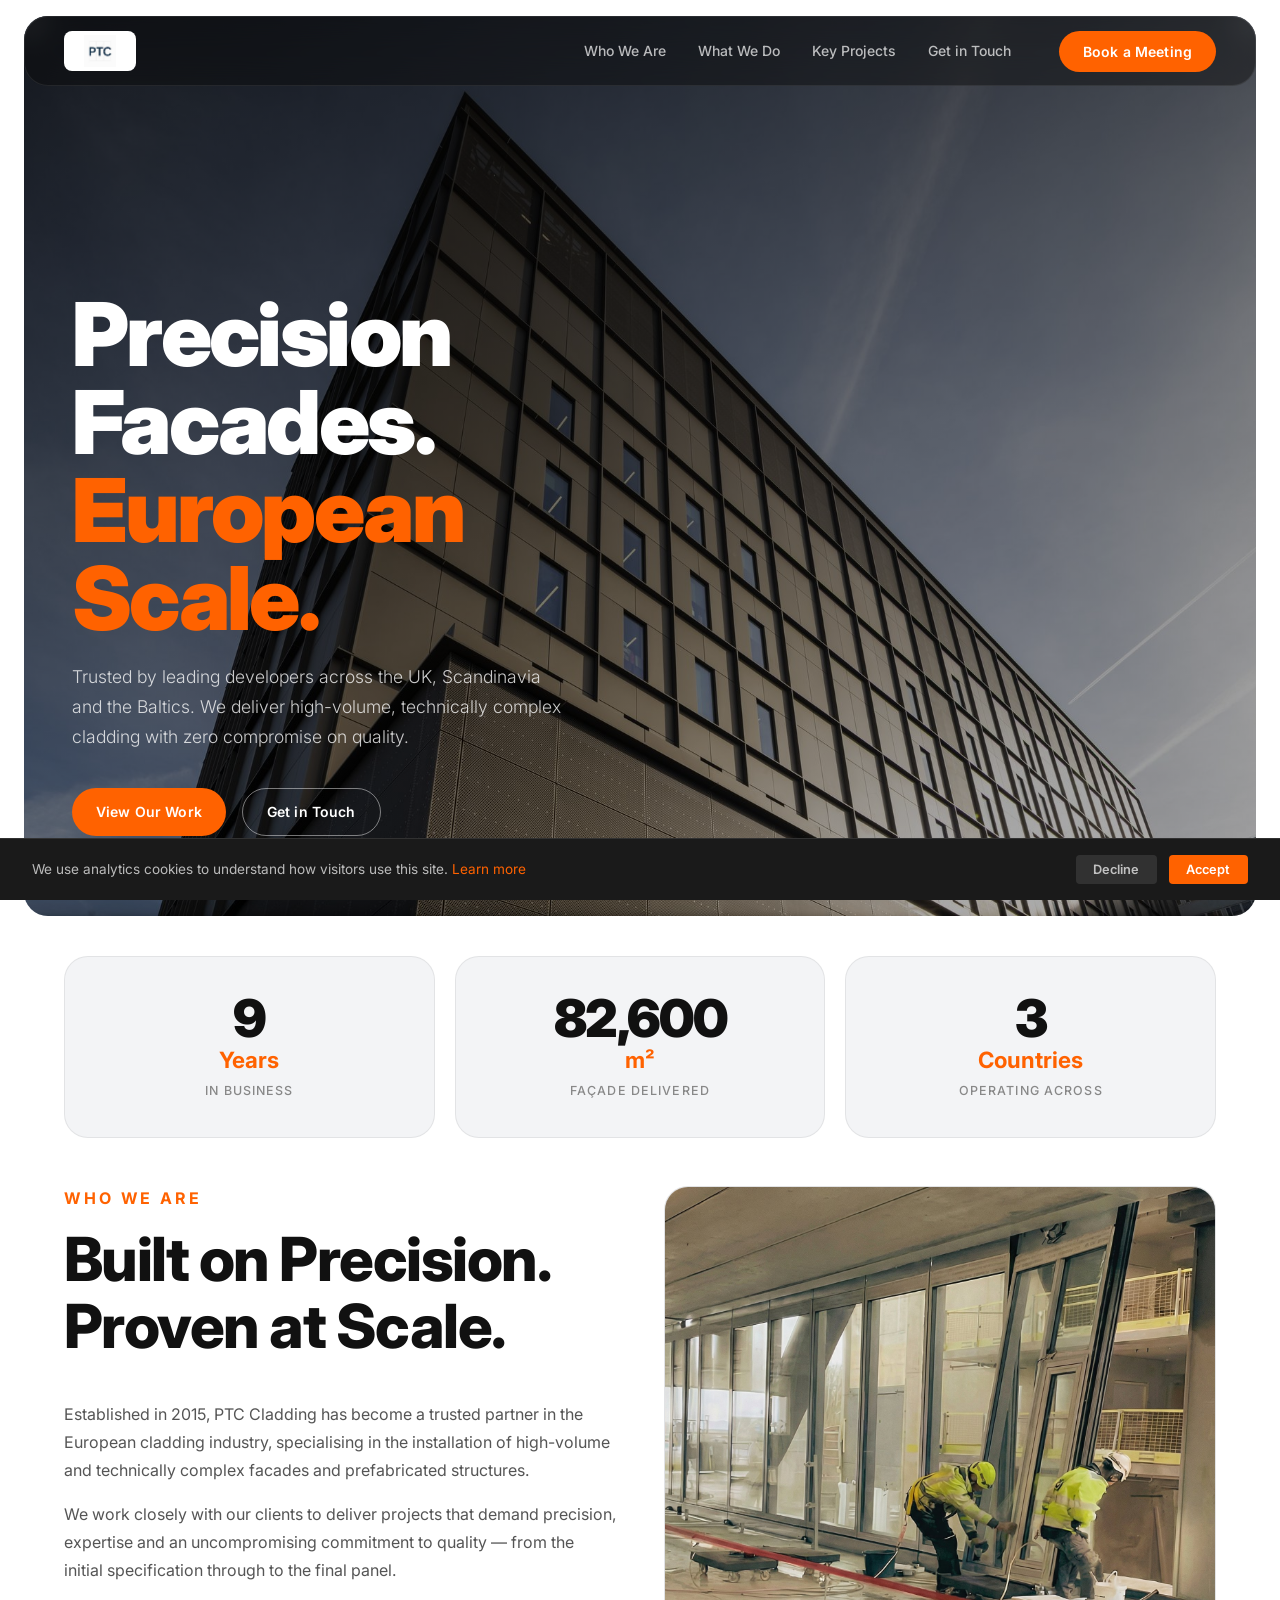
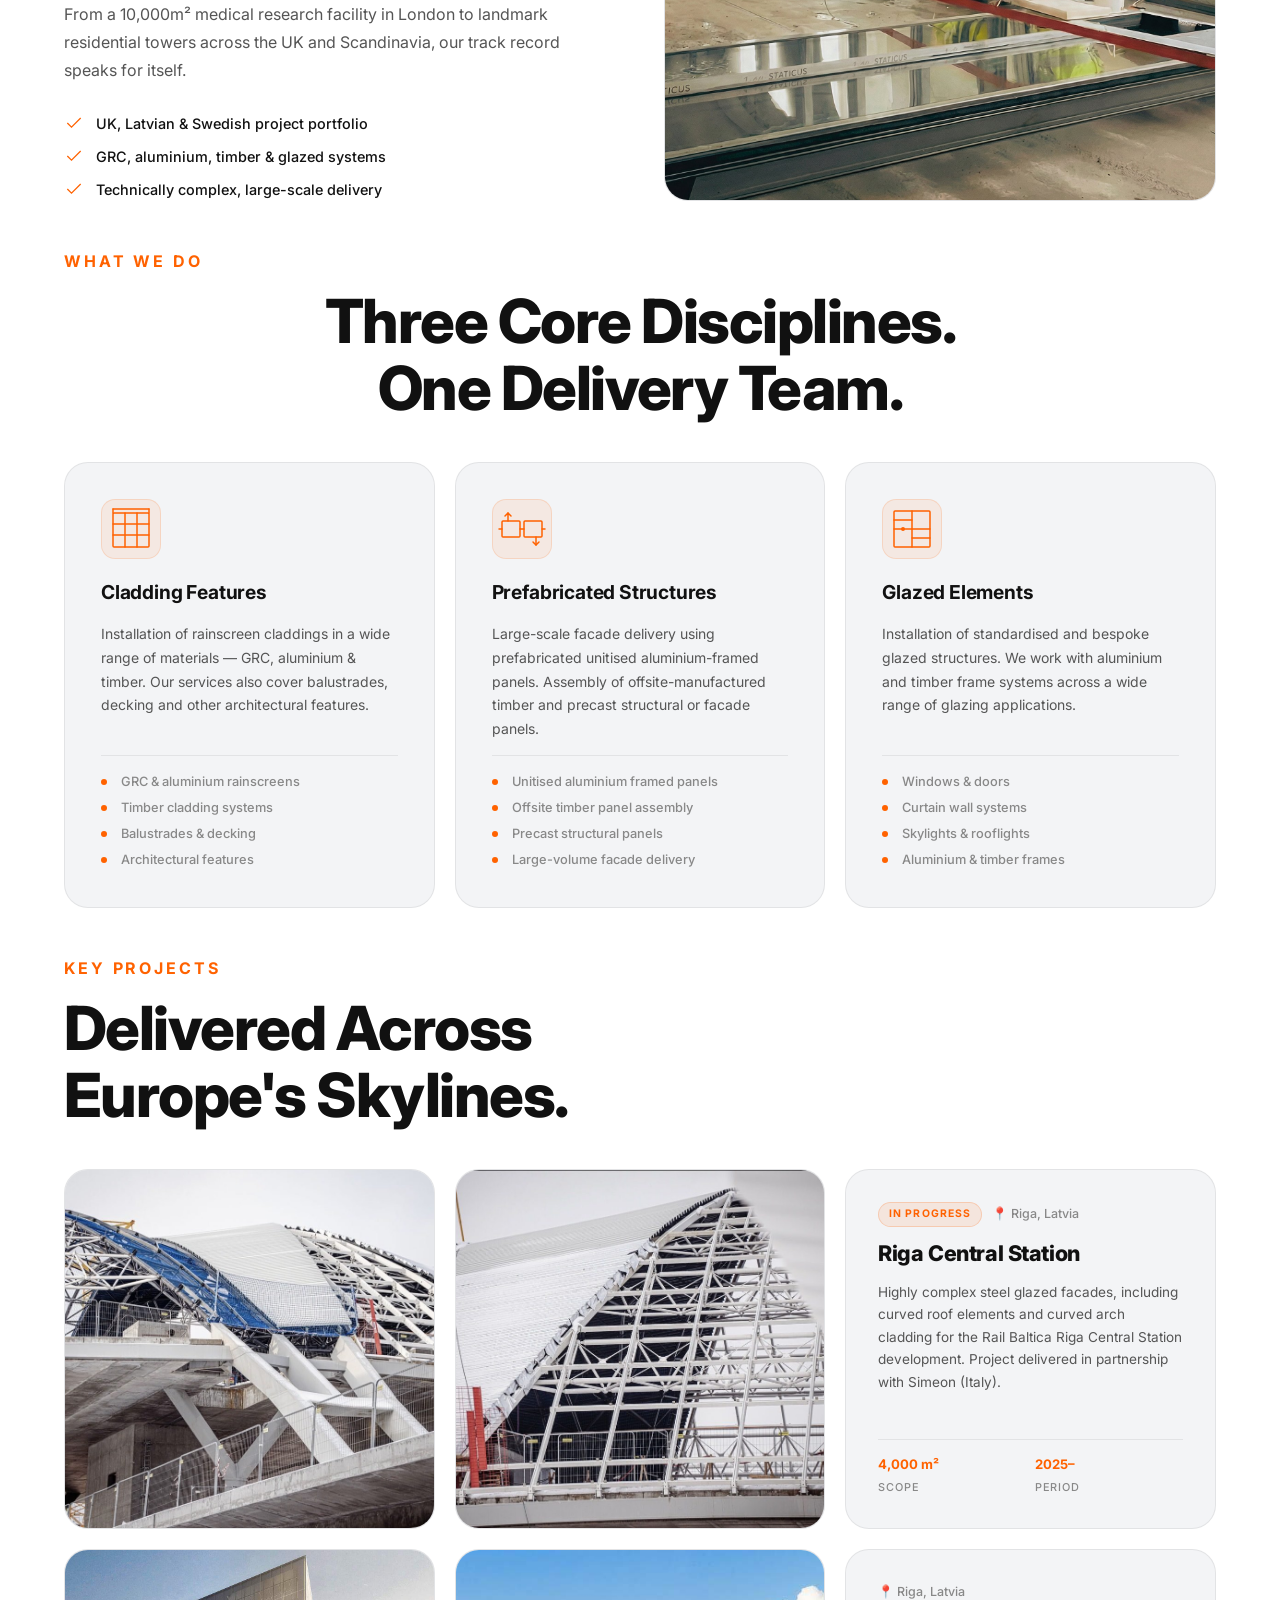
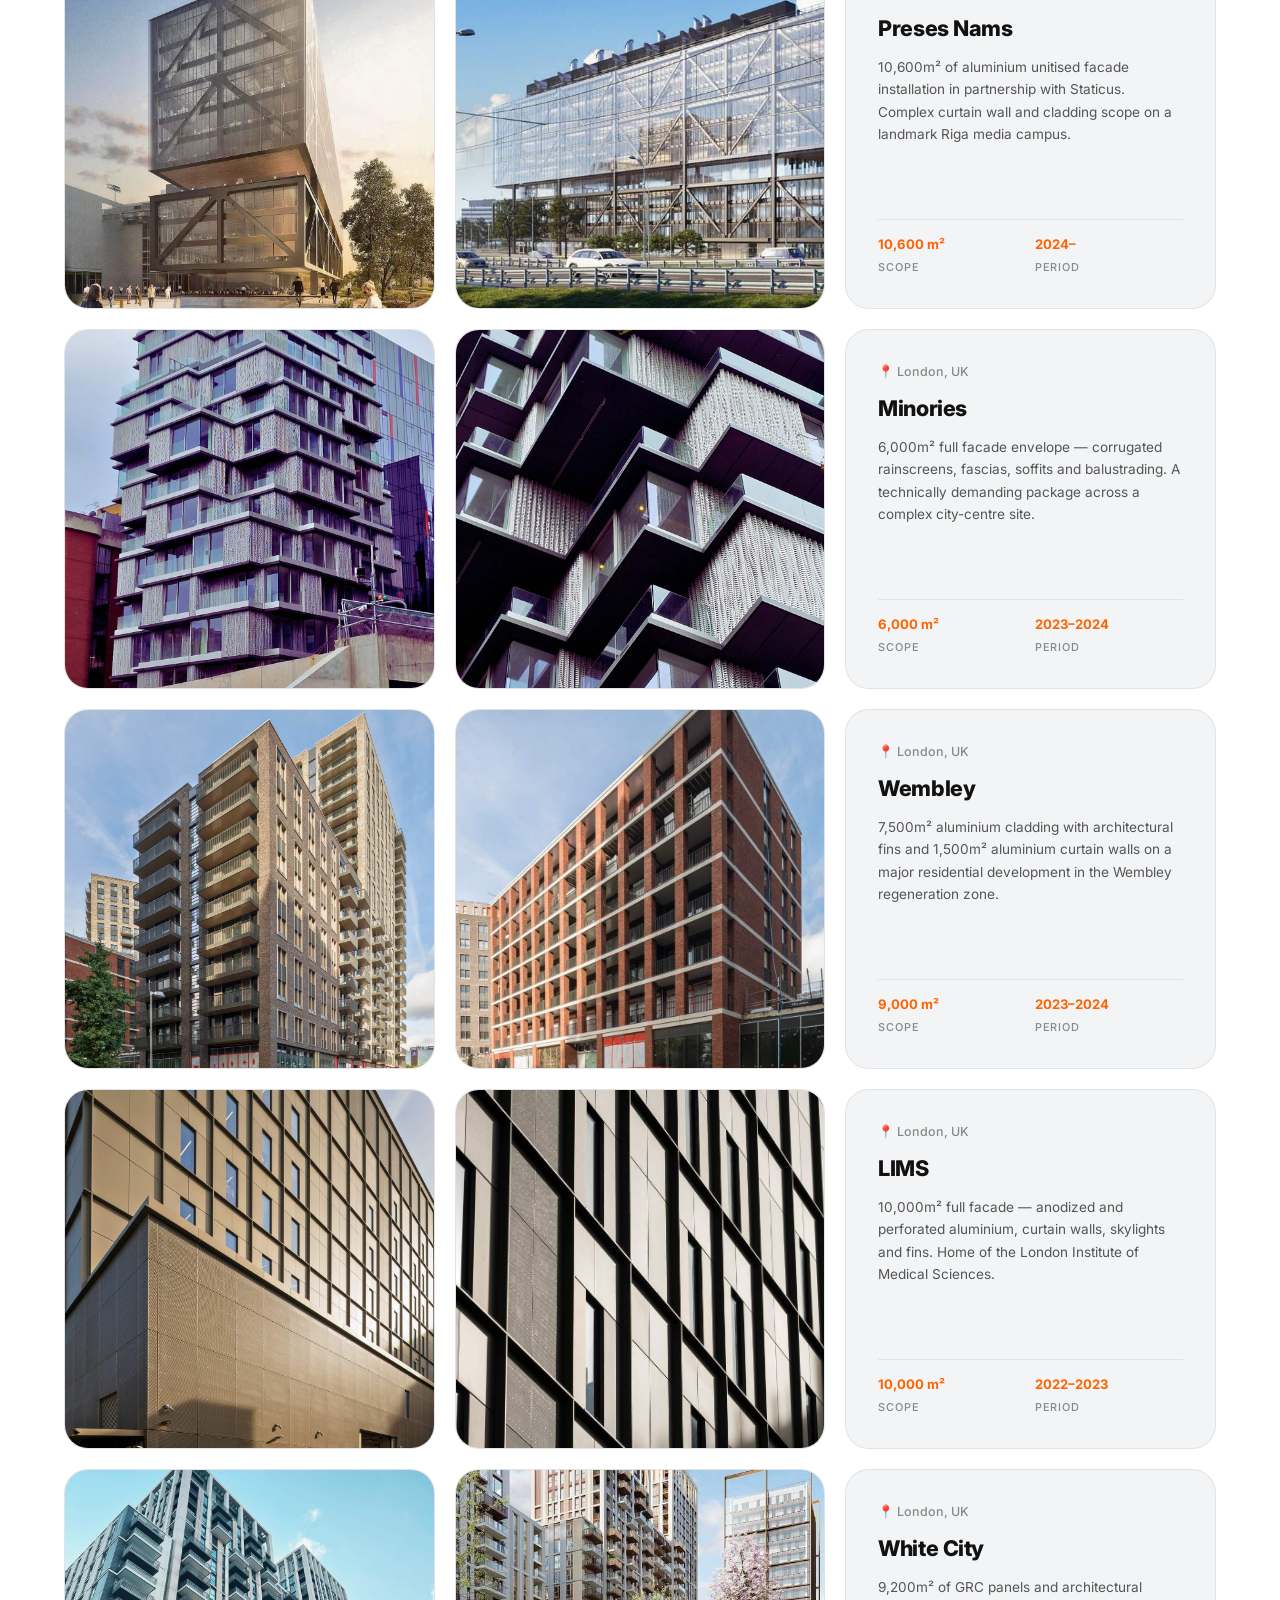
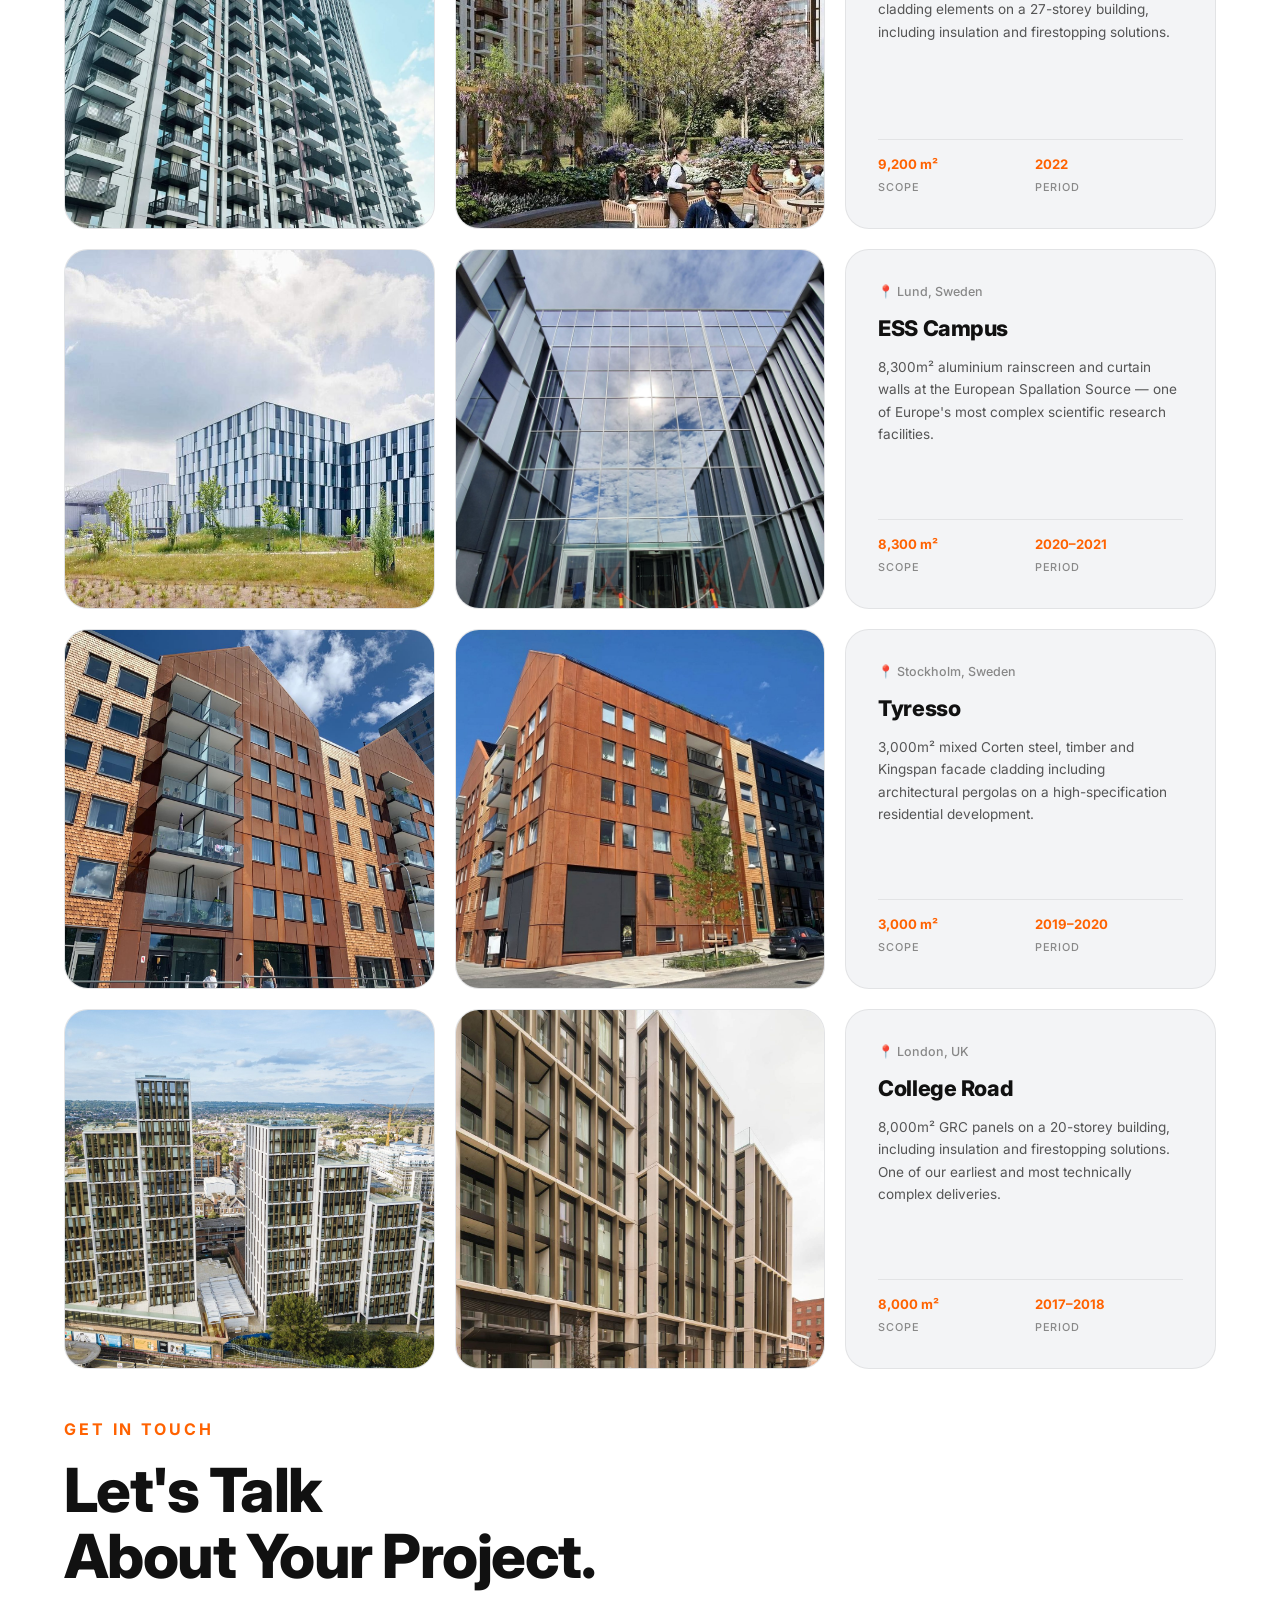
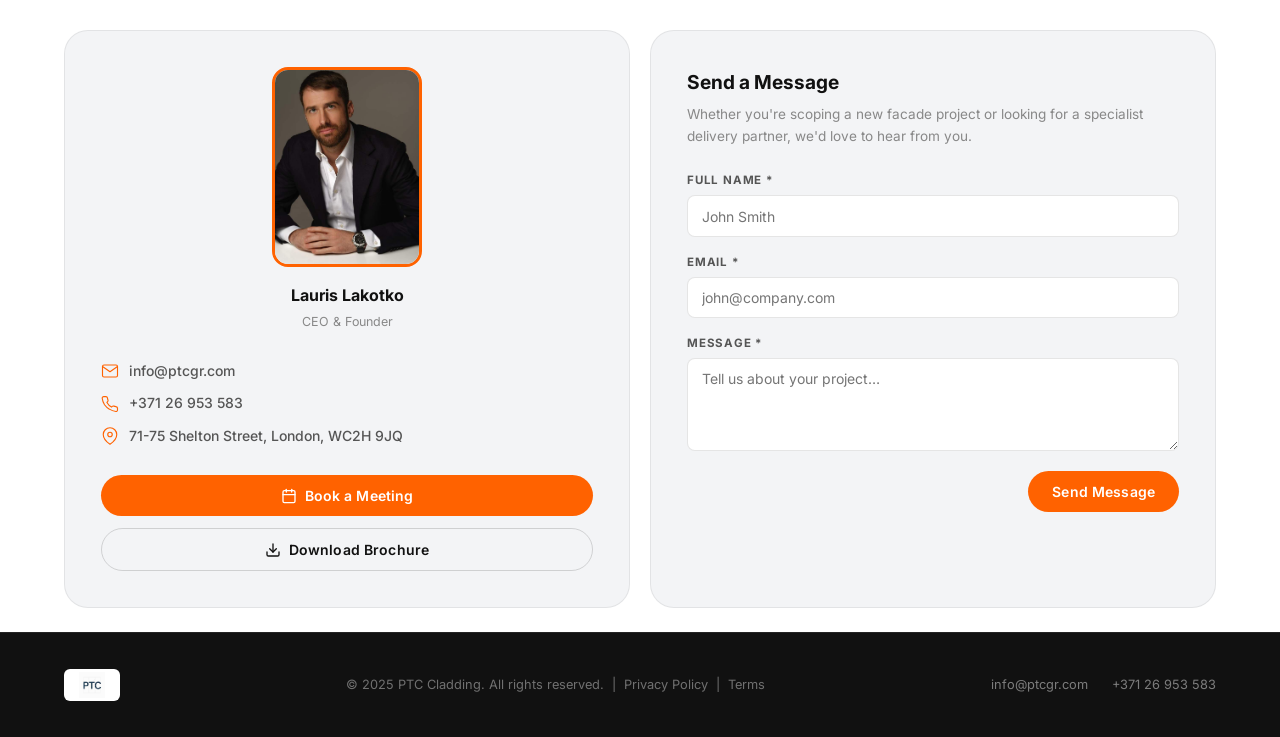
<file: static/index.html>
<!DOCTYPE html>
<html lang="en">
<head>
  <meta charset="UTF-8" />
  <meta name="viewport" content="width=device-width, initial-scale=1.0" />
  <!-- Google tag (gtag.js) — consent mode -->
  <script>
    window.dataLayer = window.dataLayer || [];
    function gtag(){dataLayer.push(arguments);}
    // Default: deny analytics until consent given
    gtag('consent', 'default', { analytics_storage: 'denied' });
  </script>
  <script async src="https://www.googletagmanager.com/gtag/js?id=G-EL7CCMQPNZ"></script>
  <script>
    gtag('js', new Date());
    gtag('config', 'G-EL7CCMQPNZ');
  </script>
  <title>PTC Cladding — Precision Facades, European Scale</title>
  <meta name="description" content="Trusted cladding specialist delivering high-volume, technically complex facades across the UK, Scandinavia and the Baltics since 2015." />

  <!-- Favicon -->
  <link rel="icon" type="image/x-icon" href="/favicon.ico" />
  <link rel="icon" type="image/png" sizes="32x32" href="/favicon.ico" />
  <link rel="apple-touch-icon" sizes="180x180" href="/apple-touch-icon.png" />

  <!-- Open Graph / Social Preview -->
  <meta property="og:type" content="website" />
  <meta property="og:url" content="https://ptcgr.com/" />
  <meta property="og:title" content="PTC Cladding — Precision Facades, European Scale" />
  <meta property="og:description" content="Trusted cladding specialist delivering high-volume, technically complex facades across the UK, Scandinavia and the Baltics since 2015." />
  <meta property="og:image" content="https://ptcgr.com/assets/images/hero.jpg" />
  <meta name="twitter:card" content="summary_large_image" />
  <meta name="twitter:title" content="PTC Cladding — Precision Facades, European Scale" />
  <meta name="twitter:description" content="Trusted cladding specialist delivering high-volume, technically complex facades across the UK, Scandinavia and the Baltics since 2015." />
  <meta name="twitter:image" content="https://ptcgr.com/assets/images/hero.jpg" />

  <!-- Schema.org Structured Data -->
  <script type="application/ld+json">
  {
    "@context": "https://schema.org",
    "@type": "GeneralContractor",
    "name": "PTC Cladding",
    "url": "https://ptcgr.com",
    "logo": "https://ptcgr.com/assets/logo/ptc-stacked-dark.svg",
    "description": "Trusted cladding specialist delivering high-volume, technically complex facades across the UK, Scandinavia and the Baltics since 2015.",
    "foundingDate": "2015",
    "areaServed": ["United Kingdom", "Scandinavia", "Latvia", "Baltics"],
    "serviceType": ["Cladding Installation", "Facade Renovation", "Rainscreen Cladding"],
    "contactPoint": {
      "@type": "ContactPoint",
      "telephone": "+37126953583",
      "email": "info@ptcgr.com",
      "contactType": "sales"
    }
  }
  </script>
  <link rel="preconnect" href="https://fonts.googleapis.com" />
  <link rel="preconnect" href="https://fonts.gstatic.com" crossorigin />
  <link href="https://fonts.googleapis.com/css2?family=Inter:wght@300;400;500;600;700;800;900&display=swap" rel="stylesheet" />
  <link rel="stylesheet" href="css/style.css?v=7" />
</head>
<body>

  <!-- ═══════════════════════════════════════════════════════════ NAV -->
  <nav class="nav" id="nav">
    <div class="nav__inner">
      <a href="#hero" class="nav__logo">
        <img src="assets/images/img-000.jpg" alt="PTC Cladding" />
      </a>
      <ul class="nav__links">
        <li><a href="#about">Who We Are</a></li>
        <li><a href="#services">What We Do</a></li>
        <li><a href="#projects">Key Projects</a></li>
        <li><a href="#contact">Get in Touch</a></li>
      </ul>
      <button class="btn btn--orange nav__cta" onclick="openModal('bookModal')">Book a Meeting</button>
      <button class="nav__burger" id="navBurger" aria-label="Menu">
        <span></span><span></span><span></span>
      </button>
    </div>
    <div class="nav__mobile" id="navMobile">
      <a href="#about" class="nav__mobile-link">Who We Are</a>
      <a href="#services" class="nav__mobile-link">What We Do</a>
      <a href="#projects" class="nav__mobile-link">Key Projects</a>
      <a href="#contact" class="nav__mobile-link">Get in Touch</a>
      <button class="btn btn--orange" style="margin-top:1rem;width:100%" onclick="openModal('bookModal');closeMobileNav()">Book a Meeting</button>
    </div>
  </nav>

  <!-- ═══════════════════════════════════════════════════════════ HERO -->
  <section class="hero" id="hero">
    <div class="hero__bg">
      <img src="assets/images/hero.jpg" alt="LIMS London" />
      <div class="hero__overlay"></div>
    </div>
    <div class="hero__content">
      <h1 class="hero__headline">Precision<br/>Facades.<br/><em>European Scale.</em></h1>
      <p class="hero__sub">Trusted by leading developers across the UK, Scandinavia and the Baltics. We deliver high-volume, technically complex cladding with zero compromise on quality.</p>
      <div class="hero__actions">
        <a href="#projects" class="btn btn--orange">View Our Work</a>
        <a href="#contact" class="btn btn--outline">Get in Touch</a>
      </div>
    </div>
    <a href="#stats" class="hero__scroll" aria-label="Scroll down">
      <svg width="24" height="24" viewBox="0 0 24 24" fill="none" stroke="currentColor" stroke-width="2">
        <path d="M12 5v14M5 12l7 7 7-7"/>
      </svg>
    </a>
  </section>

  <!-- ═══════════════════════════════════════════════════════════ STATS -->
  <section class="stats section" id="stats">
    <div class="container">
      <div class="stats__grid">
        <div class="stat bento-card fade-up">
          <span class="stat__number" data-count="11">0</span>
          <span class="stat__suffix">Years</span>
          <p class="stat__label">In Business</p>
        </div>
        <div class="stat bento-card fade-up">
          <span class="stat__number" data-count="100000" data-plus="true">0</span>
          <span class="stat__suffix">m²</span>
          <p class="stat__label">Façade Delivered</p>
        </div>
        <div class="stat bento-card fade-up">
          <span class="stat__number" data-count="4">0</span>
          <span class="stat__suffix">Countries</span>
          <p class="stat__label">Operating Across</p>
        </div>
      </div>
    </div>
  </section>

  <!-- ═══════════════════════════════════════════════════════════ ABOUT -->
  <section class="about section" id="about">
    <div class="container about__grid">
      <div class="about__text fade-up">
        <span class="eyebrow">Who We Are</span>
        <h2 class="section-title">Built on Precision.<br/>Proven at Scale.</h2>
        <p>Established in 2015, PTC Cladding has become a trusted partner in the European cladding industry, specialising in the installation of high-volume and technically complex facades and prefabricated structures.</p>
        <p>We work closely with our clients to deliver projects that demand precision, expertise and an uncompromising commitment to quality — from the initial specification through to the final panel.</p>
        <p>From a 10,000m² medical research facility in London to landmark residential towers across the UK and Scandinavia, our track record speaks for itself.</p>
        <div class="about__highlights">
          <div class="about__highlight">
            <svg width="20" height="20" viewBox="0 0 24 24" fill="none" stroke="currentColor" stroke-width="1.5"><polyline points="20 6 9 17 4 12"/></svg>
            <span>UK, Latvian &amp; Swedish project portfolio</span>
          </div>
          <div class="about__highlight">
            <svg width="20" height="20" viewBox="0 0 24 24" fill="none" stroke="currentColor" stroke-width="1.5"><polyline points="20 6 9 17 4 12"/></svg>
            <span>GRC, aluminium, timber &amp; glazed systems</span>
          </div>
          <div class="about__highlight">
            <svg width="20" height="20" viewBox="0 0 24 24" fill="none" stroke="currentColor" stroke-width="1.5"><polyline points="20 6 9 17 4 12"/></svg>
            <span>Technically complex, large-scale delivery</span>
          </div>
        </div>
      </div>
      <div class="about__image bento-card fade-up">
        <img src="assets/images/about-installation.jpg" alt="PTC Cladding installation" />
      </div>
    </div>
  </section>

  <!-- ═══════════════════════════════════════════════════════════ SERVICES -->
  <section class="services section" id="services">
    <div class="container">
      <span class="eyebrow">What We Do</span>
      <h2 class="section-title">Three Core Disciplines.<br/>One Delivery Team.</h2>
      <div class="services__bento">

        <div class="bento-card services__card fade-up">
          <div class="services__icon">
            <svg width="48" height="48" viewBox="0 0 48 48" fill="none" stroke="currentColor" stroke-width="1.5" stroke-linecap="round" stroke-linejoin="round">
              <rect x="6" y="8" width="36" height="34" rx="1"/>
              <line x1="6" y1="19" x2="42" y2="19"/>
              <line x1="6" y1="30" x2="42" y2="30"/>
              <line x1="18" y1="8" x2="18" y2="42"/>
              <line x1="30" y1="8" x2="30" y2="42"/>
              <line x1="6" y1="8" x2="6" y2="4"/>
              <line x1="42" y1="8" x2="42" y2="4"/>
              <line x1="6" y1="4" x2="42" y2="4"/>
            </svg>
          </div>
          <h3>Cladding Features</h3>
          <p>Installation of rainscreen claddings in a wide range of materials — GRC, aluminium &amp; timber. Our services also cover balustrades, decking and other architectural features.</p>
          <ul class="services__list">
            <li>GRC &amp; aluminium rainscreens</li>
            <li>Timber cladding systems</li>
            <li>Balustrades &amp; decking</li>
            <li>Architectural features</li>
          </ul>
        </div>

        <div class="bento-card services__card fade-up">
          <div class="services__icon">
            <svg width="48" height="48" viewBox="0 0 48 48" fill="none" stroke="currentColor" stroke-width="1.5" stroke-linecap="round" stroke-linejoin="round">
              <rect x="4" y="16" width="18" height="16" rx="1"/>
              <rect x="26" y="16" width="18" height="16" rx="1"/>
              <line x1="22" y1="24" x2="26" y2="24"/>
              <path d="M10 8 L10 16"/>
              <path d="M7 11 L10 8 L13 11"/>
              <path d="M38 40 L38 32"/>
              <path d="M35 37 L38 40 L41 37"/>
              <line x1="4" y1="24" x2="1" y2="24"/>
              <line x1="44" y1="24" x2="47" y2="24"/>
            </svg>
          </div>
          <h3>Prefabricated Structures</h3>
          <p>Large-scale facade delivery using prefabricated unitised aluminium-framed panels. Assembly of offsite-manufactured timber and precast structural or facade panels.</p>
          <ul class="services__list">
            <li>Unitised aluminium framed panels</li>
            <li>Offsite timber panel assembly</li>
            <li>Precast structural panels</li>
            <li>Large-volume facade delivery</li>
          </ul>
        </div>

        <div class="bento-card services__card fade-up">
          <div class="services__icon">
            <svg width="48" height="48" viewBox="0 0 48 48" fill="none" stroke="currentColor" stroke-width="1.5" stroke-linecap="round" stroke-linejoin="round">
              <rect x="6" y="6" width="36" height="36" rx="1"/>
              <line x1="6" y1="24" x2="42" y2="24"/>
              <line x1="24" y1="6" x2="24" y2="42"/>
              <line x1="6" y1="15" x2="24" y2="15"/>
              <line x1="24" y1="33" x2="42" y2="33"/>
              <circle cx="15" cy="24" r="2" fill="currentColor" stroke="none"/>
            </svg>
          </div>
          <h3>Glazed Elements</h3>
          <p>Installation of standardised and bespoke glazed structures. We work with aluminium and timber frame systems across a wide range of glazing applications.</p>
          <ul class="services__list">
            <li>Windows &amp; doors</li>
            <li>Curtain wall systems</li>
            <li>Skylights &amp; rooflights</li>
            <li>Aluminium &amp; timber frames</li>
          </ul>
        </div>

      </div>
    </div>
  </section>

  <!-- ═══════════════════════════════════════════════════════════ PROJECTS -->
  <section class="projects section" id="projects">
    <div class="container">
      <span class="eyebrow">Key Projects</span>
      <h2 class="section-title">Delivered Across<br/>Europe's Skylines.</h2>

      <div class="projects__rows">

        <!-- Riga Central Station -->
        <div class="project-row fade-up">
          <div class="project-photo-slider">
            <div class="project-row__photo project-row__photo--secondary bento-card">
            <img src="assets/images/proj-riga-station-2.jpg" alt="Riga Central Station, Latvia" />
          </div>
          <div class="project-row__photo bento-card">
            <img src="assets/images/proj-riga-station-1.jpg" alt="Riga Central Station, Latvia" />
          </div>
            <div class="slider-dots"><span class="slider-dot slider-dot--active"></span><span class="slider-dot"></span></div>
          </div>
          <div class="project-row__info bento-card">
            <div class="project-info__meta">
              <span class="project-info__tag project-info__tag--live">In Progress</span>
              <span class="project-info__location">📍 Riga, Latvia</span>
            </div>
            <h3>Riga Central Station</h3>
            <p>Highly complex steel glazed facades, including curved roof elements and curved arch cladding for the Rail Baltica Riga Central Station development. Project delivered in partnership with Simeon (Italy).</p>
            <div class="project-info__stats">
              <div class="project-info__stat"><span class="project-info__stat-val">4,000 m²</span><span class="project-info__stat-lbl">Scope</span></div>
              <div class="project-info__stat"><span class="project-info__stat-val">2025–</span><span class="project-info__stat-lbl">Period</span></div>
            </div>
          </div>
        </div>

        <!-- Preses Nams -->
        <div class="project-row fade-up">
          <div class="project-photo-slider">
            <div class="project-row__photo project-row__photo--secondary bento-card">
            <img src="assets/images/proj-preses-nams-2.jpg" alt="Preses Nams, Riga" />
          </div>
          <div class="project-row__photo bento-card">
            <img src="assets/images/proj-minories-1.jpg" alt="Preses Nams, Riga" />
          </div>
            <div class="slider-dots"><span class="slider-dot slider-dot--active"></span><span class="slider-dot"></span></div>
          </div>
          <div class="project-row__info bento-card">
            <div class="project-info__meta">
              <span class="project-info__location">📍 Riga, Latvia</span>
            </div>
            <h3>Preses Nams</h3>
            <p>10,600m² of aluminium unitised facade installation in partnership with Staticus. Complex curtain wall and cladding scope on a landmark Riga media campus.</p>
            <div class="project-info__stats">
              <div class="project-info__stat"><span class="project-info__stat-val">10,600 m²</span><span class="project-info__stat-lbl">Scope</span></div>
              <div class="project-info__stat"><span class="project-info__stat-val">2024–</span><span class="project-info__stat-lbl">Period</span></div>
            </div>
          </div>
        </div>

        <!-- Minories -->
        <div class="project-row fade-up">
          <div class="project-photo-slider">
            <div class="project-row__photo project-row__photo--secondary bento-card">
            <img src="assets/images/proj-minories-2.jpg" alt="Minories, London" />
          </div>
          <div class="project-row__photo bento-card">
            <img src="assets/images/proj-wembley-1.jpg" alt="Minories, London" />
          </div>
            <div class="slider-dots"><span class="slider-dot slider-dot--active"></span><span class="slider-dot"></span></div>
          </div>
          <div class="project-row__info bento-card">
            <div class="project-info__meta">
              <span class="project-info__location">📍 London, UK</span>
            </div>
            <h3>Minories</h3>
            <p>6,000m² full facade envelope — corrugated rainscreens, fascias, soffits and balustrading. A technically demanding package across a complex city-centre site.</p>
            <div class="project-info__stats">
              <div class="project-info__stat"><span class="project-info__stat-val">6,000 m²</span><span class="project-info__stat-lbl">Scope</span></div>
              <div class="project-info__stat"><span class="project-info__stat-val">2023–2024</span><span class="project-info__stat-lbl">Period</span></div>
            </div>
          </div>
        </div>

        <!-- Wembley -->
        <div class="project-row fade-up">
          <div class="project-photo-slider">
            <div class="project-row__photo project-row__photo--secondary bento-card">
            <img src="assets/images/proj-wembley-2.jpg" alt="Wembley, London" />
          </div>
          <div class="project-row__photo bento-card">
            <img src="assets/images/proj-lims-1.jpg" alt="Wembley, London" />
          </div>
            <div class="slider-dots"><span class="slider-dot slider-dot--active"></span><span class="slider-dot"></span></div>
          </div>
          <div class="project-row__info bento-card">
            <div class="project-info__meta">
              <span class="project-info__location">📍 London, UK</span>
            </div>
            <h3>Wembley</h3>
            <p>7,500m² aluminium cladding with architectural fins and 1,500m² aluminium curtain walls on a major residential development in the Wembley regeneration zone.</p>
            <div class="project-info__stats">
              <div class="project-info__stat"><span class="project-info__stat-val">9,000 m²</span><span class="project-info__stat-lbl">Scope</span></div>
              <div class="project-info__stat"><span class="project-info__stat-val">2023–2024</span><span class="project-info__stat-lbl">Period</span></div>
            </div>
          </div>
        </div>

        <!-- LIMS -->
        <div class="project-row fade-up">
          <div class="project-photo-slider">
            <div class="project-row__photo project-row__photo--secondary bento-card">
            <img src="assets/images/proj-lims-2.jpg" alt="LIMS, London" />
          </div>
          <div class="project-row__photo bento-card">
            <img src="assets/images/proj-white-city-1.jpg" alt="LIMS, London" />
          </div>
            <div class="slider-dots"><span class="slider-dot slider-dot--active"></span><span class="slider-dot"></span></div>
          </div>
          <div class="project-row__info bento-card">
            <div class="project-info__meta">
              <span class="project-info__location">📍 London, UK</span>
            </div>
            <h3>LIMS</h3>
            <p>10,000m² full facade — anodized and perforated aluminium, curtain walls, skylights and fins. Home of the London Institute of Medical Sciences.</p>
            <div class="project-info__stats">
              <div class="project-info__stat"><span class="project-info__stat-val">10,000 m²</span><span class="project-info__stat-lbl">Scope</span></div>
              <div class="project-info__stat"><span class="project-info__stat-val">2022–2023</span><span class="project-info__stat-lbl">Period</span></div>
            </div>
          </div>
        </div>

        <!-- White City -->
        <div class="project-row fade-up">
          <div class="project-photo-slider">
            <div class="project-row__photo project-row__photo--secondary bento-card">
            <img src="assets/images/proj-white-city-2.jpg" alt="White City, London" />
          </div>
          <div class="project-row__photo bento-card">
            <img src="assets/images/proj-ess-1.jpg" alt="White City, London" />
          </div>
            <div class="slider-dots"><span class="slider-dot slider-dot--active"></span><span class="slider-dot"></span></div>
          </div>
          <div class="project-row__info bento-card">
            <div class="project-info__meta">
              <span class="project-info__location">📍 London, UK</span>
            </div>
            <h3>White City</h3>
            <p>9,200m² of GRC panels and architectural cladding elements on a 27-storey building, including insulation and firestopping solutions.</p>
            <div class="project-info__stats">
              <div class="project-info__stat"><span class="project-info__stat-val">9,200 m²</span><span class="project-info__stat-lbl">Scope</span></div>
              <div class="project-info__stat"><span class="project-info__stat-val">2022</span><span class="project-info__stat-lbl">Period</span></div>
            </div>
          </div>
        </div>

        <!-- ESS Campus -->
        <div class="project-row fade-up">
          <div class="project-photo-slider">
            <div class="project-row__photo project-row__photo--secondary bento-card">
            <img src="assets/images/proj-ess-2.jpg" alt="ESS Campus, Lund" />
          </div>
          <div class="project-row__photo bento-card">
            <img src="assets/images/proj-ess-left.jpg" alt="ESS Campus, Lund" />
          </div>
            <div class="slider-dots"><span class="slider-dot slider-dot--active"></span><span class="slider-dot"></span></div>
          </div>
          <div class="project-row__info bento-card">
            <div class="project-info__meta">
              <span class="project-info__location">📍 Lund, Sweden</span>
            </div>
            <h3>ESS Campus</h3>
            <p>8,300m² aluminium rainscreen and curtain walls at the European Spallation Source — one of Europe's most complex scientific research facilities.</p>
            <div class="project-info__stats">
              <div class="project-info__stat"><span class="project-info__stat-val">8,300 m²</span><span class="project-info__stat-lbl">Scope</span></div>
              <div class="project-info__stat"><span class="project-info__stat-val">2020–2021</span><span class="project-info__stat-lbl">Period</span></div>
            </div>
          </div>
        </div>

        <!-- Tyresso -->
        <div class="project-row fade-up">
          <div class="project-photo-slider">
            <div class="project-row__photo project-row__photo--secondary bento-card">
            <img src="assets/images/proj-tyresso-right.jpg" alt="Tyresso, Stockholm" />
          </div>
          <div class="project-row__photo bento-card">
            <img src="assets/images/proj-tyresso-1.jpg?v=2" alt="Tyresso, Stockholm" />
          </div>
            <div class="slider-dots"><span class="slider-dot slider-dot--active"></span><span class="slider-dot"></span></div>
          </div>
          <div class="project-row__info bento-card">
            <div class="project-info__meta">
              <span class="project-info__location">📍 Stockholm, Sweden</span>
            </div>
            <h3>Tyresso</h3>
            <p>3,000m² mixed Corten steel, timber and Kingspan facade cladding including architectural pergolas on a high-specification residential development.</p>
            <div class="project-info__stats">
              <div class="project-info__stat"><span class="project-info__stat-val">3,000 m²</span><span class="project-info__stat-lbl">Scope</span></div>
              <div class="project-info__stat"><span class="project-info__stat-val">2019–2020</span><span class="project-info__stat-lbl">Period</span></div>
            </div>
          </div>
        </div>

        <!-- College Road -->
        <div class="project-row fade-up">
          <div class="project-photo-slider">
            <div class="project-row__photo project-row__photo--secondary bento-card">
            <img src="assets/images/proj-college-rd-1.jpg" alt="College Road, London" />
          </div>
          <div class="project-row__photo bento-card">
            <img src="assets/images/proj-college-rd-2.jpg" alt="College Road, London" />
          </div>
            <div class="slider-dots"><span class="slider-dot slider-dot--active"></span><span class="slider-dot"></span></div>
          </div>
          <div class="project-row__info bento-card">
            <div class="project-info__meta">
              <span class="project-info__location">📍 London, UK</span>
            </div>
            <h3>College Road</h3>
            <p>8,000m² GRC panels on a 20-storey building, including insulation and firestopping solutions. One of our earliest and most technically complex deliveries.</p>
            <div class="project-info__stats">
              <div class="project-info__stat"><span class="project-info__stat-val">8,000 m²</span><span class="project-info__stat-lbl">Scope</span></div>
              <div class="project-info__stat"><span class="project-info__stat-val">2017–2018</span><span class="project-info__stat-lbl">Period</span></div>
            </div>
          </div>
        </div>

      </div>
    </div>
  </section>

  <!-- ═══════════════════════════════════════════════════════════ CONTACT -->
  <section class="contact section" id="contact">
    <div class="container">
      <span class="eyebrow">Get in Touch</span>
      <h2 class="section-title">Let's Talk<br/>About Your Project.</h2>
      <div class="contact__grid">

        <div class="contact__left bento-card fade-up">
          <div class="contact__person">
            <img src="assets/images/proj-lauris.jpg" alt="Lauris Lakotko, CEO" class="contact__portrait" />
            <div class="contact__person-info">
              <strong>Lauris Lakotko</strong>
              <span>CEO &amp; Founder</span>
            </div>
          </div>
          <div class="contact__details">
            <a href="mailto:info@ptcgr.com" class="contact__detail-row">
              <svg width="18" height="18" viewBox="0 0 24 24" fill="none" stroke="currentColor" stroke-width="1.5" stroke-linecap="round" stroke-linejoin="round"><path d="M4 4h16c1.1 0 2 .9 2 2v12c0 1.1-.9 2-2 2H4c-1.1 0-2-.9-2-2V6c0-1.1.9-2 2-2z"/><polyline points="22,6 12,13 2,6"/></svg>
              info@ptcgr.com
            </a>
            <a href="tel:+37126953583" class="contact__detail-row">
              <svg width="18" height="18" viewBox="0 0 24 24" fill="none" stroke="currentColor" stroke-width="1.5" stroke-linecap="round" stroke-linejoin="round"><path d="M22 16.92v3a2 2 0 0 1-2.18 2 19.79 19.79 0 0 1-8.63-3.07A19.5 19.5 0 0 1 4.69 13 19.79 19.79 0 0 1 1.61 4.4 2 2 0 0 1 3.58 2.18h3a2 2 0 0 1 2 1.72c.127.96.361 1.903.7 2.81a2 2 0 0 1-.45 2.11L7.91 9.91a16 16 0 0 0 6.16 6.16l.91-.82a2 2 0 0 1 2.11-.45c.907.339 1.85.573 2.81.7A2 2 0 0 1 21.73 17.5z"/></svg>
              +371 26 953 583
            </a>
            <a href="https://maps.google.com/?q=71-75+Shelton+Street,+London+WC2H+9JQ" target="_blank" class="contact__detail-row">
              <svg width="18" height="18" viewBox="0 0 24 24" fill="none" stroke="currentColor" stroke-width="1.5" stroke-linecap="round" stroke-linejoin="round">
                <path d="M21 10c0 7-9 13-9 13s-9-6-9-13a9 9 0 0 1 18 0z"/>
                <circle cx="12" cy="10" r="3"/>
              </svg>
              71-75 Shelton Street, London, WC2H 9JQ
            </a>
          </div>
          <div class="contact__ctas">
            <button class="btn btn--orange" onclick="openModal('bookModal')">
              <svg width="16" height="16" viewBox="0 0 24 24" fill="none" stroke="currentColor" stroke-width="2" stroke-linecap="round"><rect x="3" y="4" width="18" height="18" rx="2"/><line x1="16" y1="2" x2="16" y2="6"/><line x1="8" y1="2" x2="8" y2="6"/><line x1="3" y1="10" x2="21" y2="10"/></svg>
              Book a Meeting
            </button>
            <button class="btn btn--ghost-dark" onclick="openModal('brochureModal')">
              <svg width="16" height="16" viewBox="0 0 24 24" fill="none" stroke="currentColor" stroke-width="2" stroke-linecap="round"><path d="M21 15v4a2 2 0 0 1-2 2H5a2 2 0 0 1-2-2v-4"/><polyline points="7 10 12 15 17 10"/><line x1="12" y1="15" x2="12" y2="3"/></svg>
              Download Brochure
            </button>
          </div>
        </div>

        <div class="contact__right bento-card fade-up">
          <h3 class="contact__form-title">Send a Message</h3>
          <p class="contact__form-sub">Whether you're scoping a new facade project or looking for a specialist delivery partner, we'd love to hear from you.</p>
          <div id="contactFormWrap">
            <form class="contact-form" id="contactForm">
              <div class="form-group">
                <label>Full Name *</label>
                <input type="text" name="name" required placeholder="John Smith" />
              </div>
              <div class="form-group">
                <label>Email *</label>
                <input type="email" name="email" required placeholder="john@company.com" />
              </div>
              <div class="form-group">
                <label>Message *</label>
                <textarea name="message" rows="4" required placeholder="Tell us about your project…"></textarea>
              </div>
              <div class="form-actions" style="justify-content:flex-end">
                <button type="submit" class="btn btn--orange" id="contactSubmitBtn">Send Message</button>
              </div>
            </form>
          </div>
          <div id="contactSuccess" style="display:none" class="contact__success">
            <svg width="48" height="48" viewBox="0 0 24 24" fill="none" stroke="#FF6200" stroke-width="1.5"><circle cx="12" cy="12" r="10"/><polyline points="9 12 11 14 15 10"/></svg>
            <h4>Message sent!</h4>
            <p>Thanks for reaching out — we'll be back to you shortly.</p>
          </div>
        </div>

      </div>
    </div>
  </section>

  <!-- ═══════════════════════════════════════════════════════════ FOOTER -->
  <footer class="footer">
    <div class="container footer__inner">
      <img src="assets/images/img-000.jpg" alt="PTC Cladding" class="footer__logo" />
      <p class="footer__copy">© 2025 PTC Cladding. All rights reserved. &nbsp;|&nbsp; <a href="/privacy" style="color:rgba(255,255,255,0.4);text-decoration:none;" onmouseover="this.style.color='var(--orange)'" onmouseout="this.style.color='rgba(255,255,255,0.4)'">Privacy Policy</a> &nbsp;|&nbsp; <a href="/terms" style="color:rgba(255,255,255,0.4);text-decoration:none;" onmouseover="this.style.color='var(--orange)'" onmouseout="this.style.color='rgba(255,255,255,0.4)'">Terms</a></p>
      <div class="footer__links">
        <a href="mailto:info@ptcgr.com">info@ptcgr.com</a>
        <a href="tel:+37126953583">+371 26 953 583</a>
      </div>
    </div>
  </footer>

  <!-- ═══════════════════════════════════════════════════════════ MODAL: BOOK -->
  <div class="modal-overlay" id="bookModal" onclick="handleOverlayClick(event,'bookModal')">
    <div class="modal modal--wide">
      <button class="modal__close" onclick="closeModal('bookModal')">&times;</button>
      <div class="modal__header">
        <h3>Book a Meeting</h3>
        <p>Pick a date, choose a time, fill in your details — Lauris will confirm within 24 hours.</p>
      </div>
      <div id="bookFormWrap" class="modal__body modal__body--calendar">
        <div class="cal-form">
          <h4 class="cal-section-title">Your Details</h4>
          <form id="bookForm">
            <div class="form-group">
              <label>Full Name *</label>
              <input type="text" name="name" required placeholder="John Smith" />
            </div>
            <div class="form-group">
              <label>Email *</label>
              <input type="email" name="email" required placeholder="john@company.com" />
            </div>
            <div class="form-group">
              <label>Company</label>
              <input type="text" name="company" placeholder="Your Company Ltd" />
            </div>
            <div class="form-group">
              <label>Notes</label>
              <textarea name="message" rows="3" placeholder="Brief description of your project…"></textarea>
            </div>
            <div class="cal-selected-slot" id="calSelectedSlot">
              No date &amp; time selected yet
            </div>
            <button type="submit" class="btn btn--orange" style="width:100%;justify-content:center;margin-top:.5rem" id="bookSubmitBtn">Confirm Booking</button>
          </form>
        </div>
        <div class="cal-grid">
          <div class="cal-nav">
            <button class="cal-nav__btn" id="calPrev" aria-label="Previous month">
              <svg width="16" height="16" viewBox="0 0 24 24" fill="none" stroke="currentColor" stroke-width="2"><polyline points="15 18 9 12 15 6"/></svg>
            </button>
            <span class="cal-nav__label" id="calMonthLabel"></span>
            <button class="cal-nav__btn" id="calNext" aria-label="Next month">
              <svg width="16" height="16" viewBox="0 0 24 24" fill="none" stroke="currentColor" stroke-width="2"><polyline points="9 18 15 12 9 6"/></svg>
            </button>
          </div>
          <div class="cal-days-header">
            <span>Mo</span><span>Tu</span><span>We</span><span>Th</span><span>Fr</span><span>Sa</span><span>Su</span>
          </div>
          <div class="cal-days-grid" id="calDaysGrid"></div>
        </div>
        <div class="cal-slots">
          <h4 class="cal-section-title" id="calSlotsTitle">Select a date</h4>
          <div class="cal-slots__list" id="calSlotsList">
            <p class="cal-slots__placeholder">Choose a date on the calendar to see available times.</p>
          </div>
        </div>
      </div>
      <div id="bookSuccess" style="display:none" class="modal__success modal__body">
        <svg width="56" height="56" viewBox="0 0 24 24" fill="none" stroke="#FF6200" stroke-width="1.5"><circle cx="12" cy="12" r="10"/><polyline points="9 12 11 14 15 10"/></svg>
        <h4>Meeting Request Sent!</h4>
        <p>Lauris will confirm your meeting within 24 hours. Check your inbox for a confirmation email.</p>
        <button class="btn btn--orange" onclick="closeModal('bookModal')">Done</button>
      </div>
    </div>
  </div>

  <!-- ═══════════════════════════════════════════════════════════ MODAL: BROCHURE -->
  <div class="modal-overlay" id="brochureModal" onclick="handleOverlayClick(event,'brochureModal')">
    <div class="modal">
      <button class="modal__close" onclick="closeModal('brochureModal')">&times;</button>
      <div class="modal__header">
        <h3>Download Company Brochure</h3>
        <p>Please leave your details so we can follow up — your download will start immediately.</p>
      </div>
      <div class="modal__body">
        <div id="brochureStep1">
          <form class="modal-form" id="brochureForm">
            <div class="form-row">
              <div class="form-group">
                <label>Full Name *</label>
                <input type="text" name="name" required placeholder="John Smith" />
              </div>
              <div class="form-group">
                <label>Email *</label>
                <input type="email" name="email" required placeholder="john@company.com" />
              </div>
            </div>
            <div class="form-row">
              <div class="form-group">
                <label>Company</label>
                <input type="text" name="company" placeholder="Your Company Ltd" />
              </div>
              <div class="form-group">
                <label>Phone</label>
                <input type="tel" name="phone" placeholder="+44 7700 000000" />
              </div>
            </div>
            <div class="form-actions" style="justify-content:flex-end">
              <button type="submit" class="btn btn--orange" id="brochureSubmitBtn">Download PDF</button>
            </div>
          </form>
        </div>
        <div id="brochureStep2" style="display:none" class="modal__success">
          <svg width="56" height="56" viewBox="0 0 24 24" fill="none" stroke="#FF6200" stroke-width="1.5"><path d="M21 15v4a2 2 0 0 1-2 2H5a2 2 0 0 1-2-2v-4"/><polyline points="7 10 12 15 17 10"/><line x1="12" y1="15" x2="12" y2="3"/></svg>
          <h4>Your download has started!</h4>
          <p>Thank you. If your download doesn't begin automatically, <a id="brochureFallback" href="assets/brochure.pdf" download>click here</a>.</p>
          <button class="btn btn--orange" onclick="closeModal('brochureModal')">Done</button>
        </div>
      </div>
    </div>
  </div>

  <script src="js/app.js?v=4"></script>
  <!-- Cookie Banner -->
  <div class="cookie-banner" id="cookieBanner" style="display:none;">
    <p>We use analytics cookies to understand how visitors use this site. <a href="/privacy">Learn more</a></p>
    <div class="cookie-banner__actions">
      <button class="cookie-btn cookie-btn--decline" onclick="setCookieConsent(false)">Decline</button>
      <button class="cookie-btn cookie-btn--accept" onclick="setCookieConsent(true)">Accept</button>
    </div>
  </div>
  <script>
    function setCookieConsent(accepted) {
      localStorage.setItem('cookie_consent', accepted ? 'accepted' : 'declined');
      document.getElementById('cookieBanner').style.display = 'none';
      if (accepted) {
        gtag('consent', 'update', { analytics_storage: 'granted' });
      }
    }
    (function() {
      var consent = localStorage.getItem('cookie_consent');
      if (!consent) {
        document.getElementById('cookieBanner').style.display = 'flex';
      } else if (consent === 'accepted') {
        gtag('consent', 'update', { analytics_storage: 'granted' });
      }
    })();
  </script>
</body>
</html>
</file>
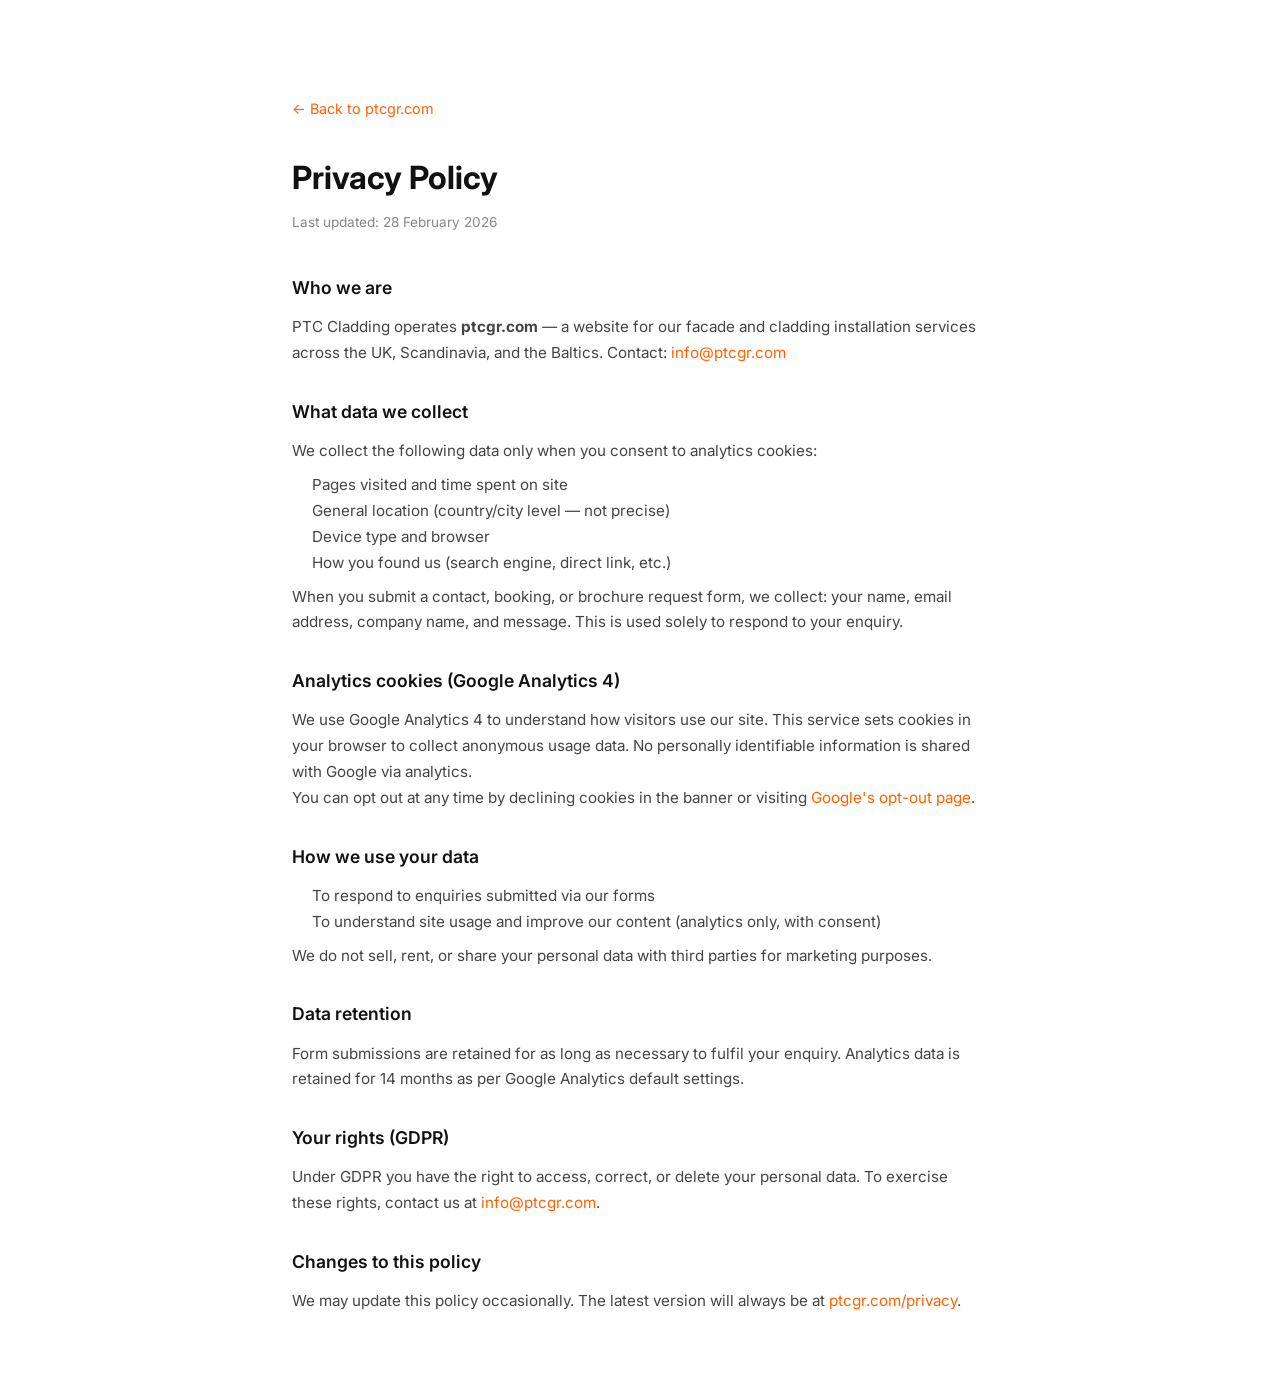
<file: static/privacy.html>
<!DOCTYPE html>
<html lang="en">
<head>
  <meta charset="UTF-8" />
  <meta name="viewport" content="width=device-width, initial-scale=1.0" />
  <title>Privacy Policy — PTC Cladding</title>
  <meta name="description" content="Privacy policy for ptcgr.com — how we handle your data." />
  <link rel="preconnect" href="https://fonts.googleapis.com" />
  <link rel="preconnect" href="https://fonts.gstatic.com" crossorigin />
  <link href="https://fonts.googleapis.com/css2?family=Inter:wght@300;400;500;600;700;800;900&display=swap" rel="stylesheet" />
  <link rel="stylesheet" href="css/style.css?v=7" />
  <style>
    body { background: #fff; }
    .policy { max-width: 760px; margin: 0 auto; padding: 6rem 2rem 4rem; color: #222; }
    .policy h1 { font-size: 2rem; font-weight: 700; margin-bottom: 0.5rem; color: #111; }
    .policy .updated { font-size: 0.85rem; color: #888; margin-bottom: 2.5rem; }
    .policy h2 { font-size: 1.1rem; font-weight: 600; margin: 2rem 0 0.75rem; color: #111; }
    .policy p, .policy li { font-size: 0.95rem; line-height: 1.7; color: #444; }
    .policy ul { padding-left: 1.25rem; margin: 0.5rem 0; }
    .policy a { color: var(--orange); text-decoration: none; }
    .policy a:hover { text-decoration: underline; }
    .back-link { display: inline-block; margin-bottom: 2rem; font-size: 0.9rem; color: var(--orange); text-decoration: none; }
    .back-link:hover { text-decoration: underline; }
  </style>
</head>
<body>
  <div class="policy">
    <a href="/" class="back-link">← Back to ptcgr.com</a>
    <h1>Privacy Policy</h1>
    <p class="updated">Last updated: 28 February 2026</p>

    <h2>Who we are</h2>
    <p>PTC Cladding operates <strong>ptcgr.com</strong> — a website for our facade and cladding installation services across the UK, Scandinavia, and the Baltics. Contact: <a href="mailto:info@ptcgr.com">info@ptcgr.com</a></p>

    <h2>What data we collect</h2>
    <p>We collect the following data only when you consent to analytics cookies:</p>
    <ul>
      <li>Pages visited and time spent on site</li>
      <li>General location (country/city level — not precise)</li>
      <li>Device type and browser</li>
      <li>How you found us (search engine, direct link, etc.)</li>
    </ul>
    <p>When you submit a contact, booking, or brochure request form, we collect: your name, email address, company name, and message. This is used solely to respond to your enquiry.</p>

    <h2>Analytics cookies (Google Analytics 4)</h2>
    <p>We use Google Analytics 4 to understand how visitors use our site. This service sets cookies in your browser to collect anonymous usage data. No personally identifiable information is shared with Google via analytics.</p>
    <p>You can opt out at any time by declining cookies in the banner or visiting <a href="https://tools.google.com/dlpage/gaoptout" target="_blank" rel="noopener">Google's opt-out page</a>.</p>

    <h2>How we use your data</h2>
    <ul>
      <li>To respond to enquiries submitted via our forms</li>
      <li>To understand site usage and improve our content (analytics only, with consent)</li>
    </ul>
    <p>We do not sell, rent, or share your personal data with third parties for marketing purposes.</p>

    <h2>Data retention</h2>
    <p>Form submissions are retained for as long as necessary to fulfil your enquiry. Analytics data is retained for 14 months as per Google Analytics default settings.</p>

    <h2>Your rights (GDPR)</h2>
    <p>Under GDPR you have the right to access, correct, or delete your personal data. To exercise these rights, contact us at <a href="mailto:info@ptcgr.com">info@ptcgr.com</a>.</p>

    <h2>Changes to this policy</h2>
    <p>We may update this policy occasionally. The latest version will always be at <a href="https://ptcgr.com/privacy">ptcgr.com/privacy</a>.</p>
  </div>
</body>
</html>
</file>
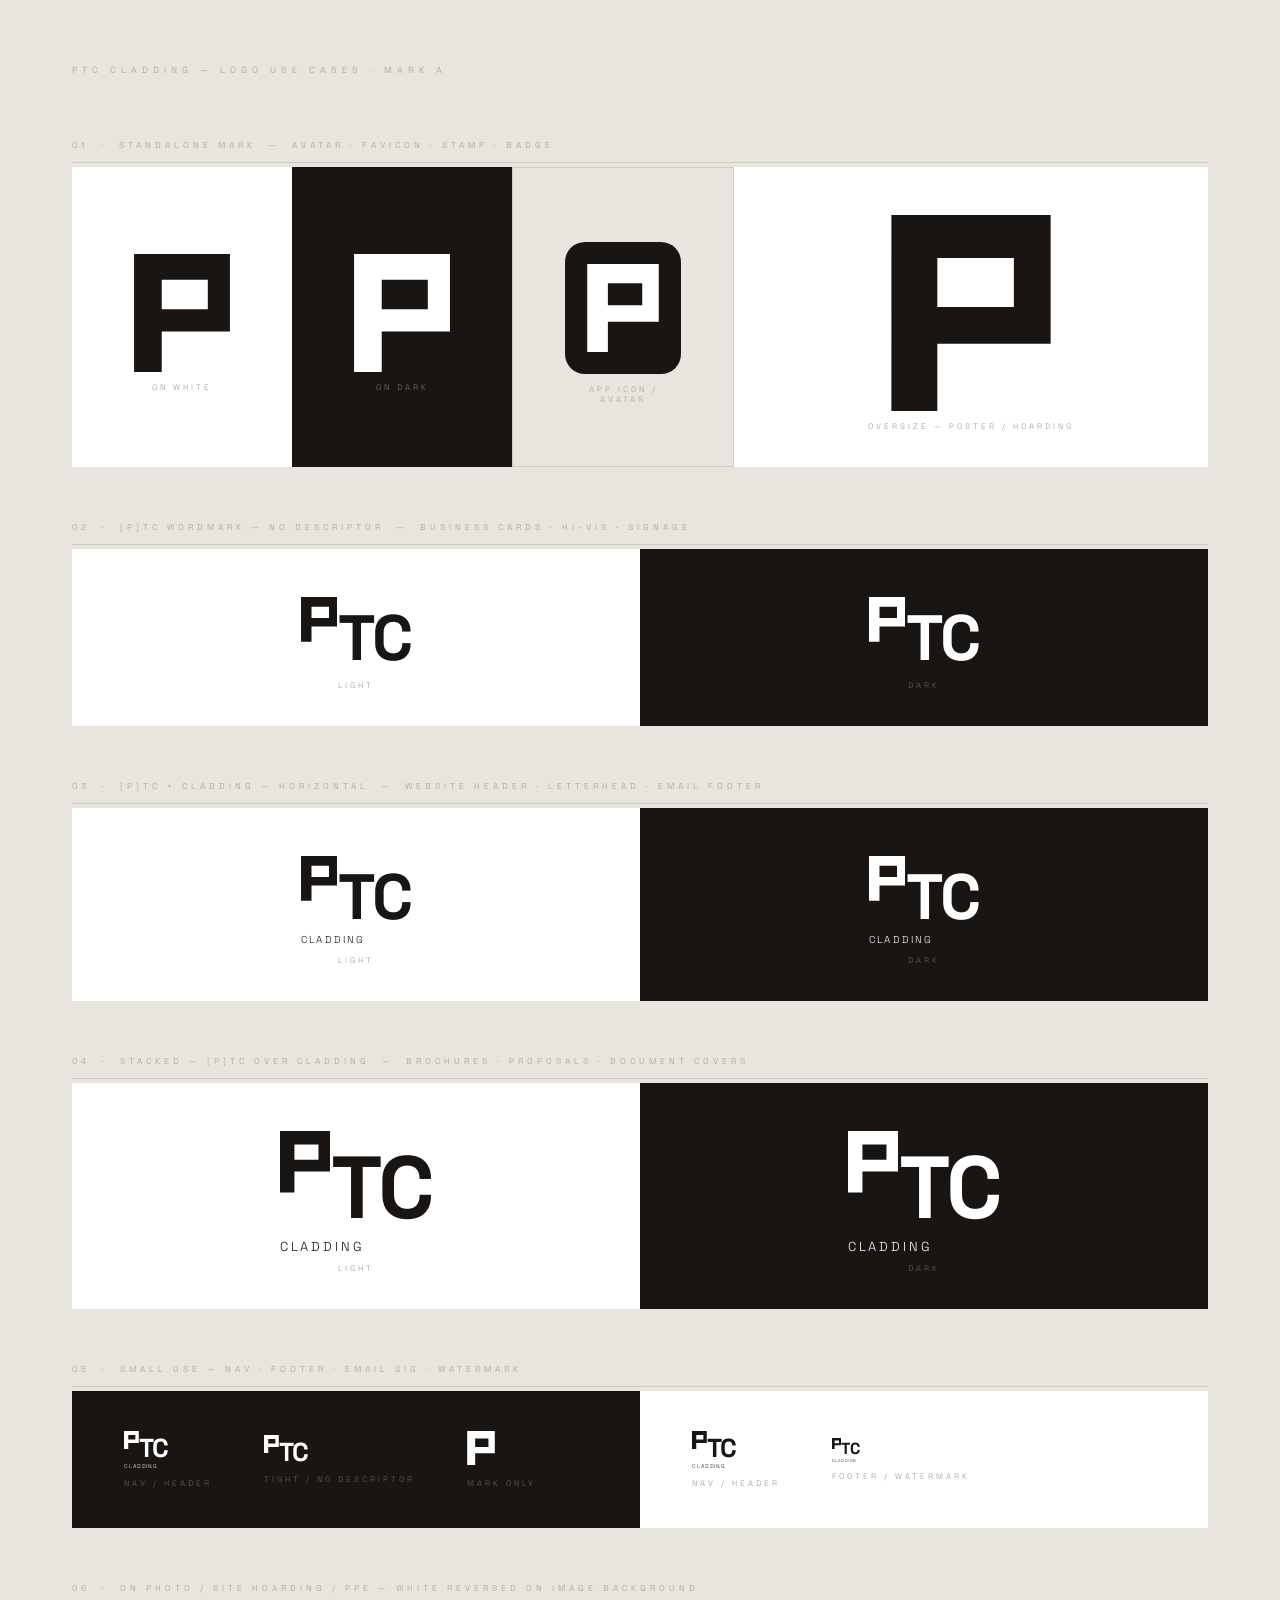
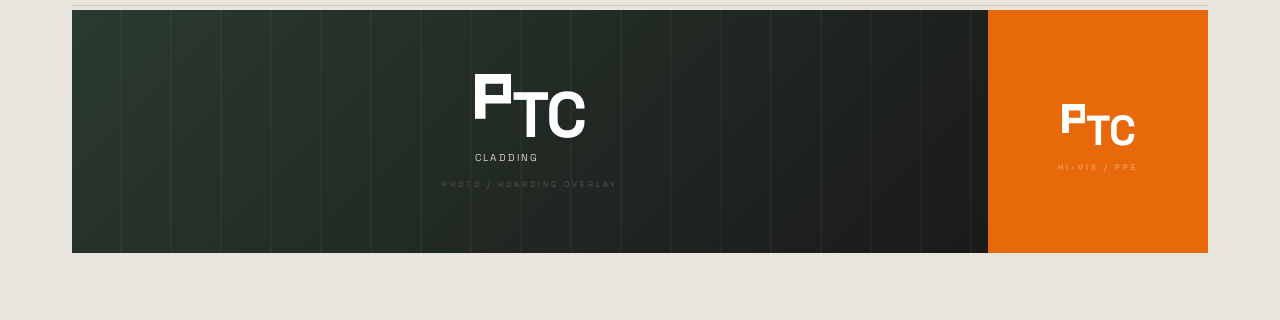
<file: static/ptc-logo-preview.html>
<!DOCTYPE html>
<html lang="en">
<head>
  <meta charset="UTF-8">
  <meta name="viewport" content="width=device-width, initial-scale=1.0">
  <title>PTC — Logo Use Cases</title>
  <link href="https://fonts.googleapis.com/css2?family=Space+Grotesk:wght@300;400;700&display=swap" rel="stylesheet">
  <style>
    * { margin: 0; padding: 0; box-sizing: border-box; }

    body {
      background: #E8E5DF;
      font-family: 'Space Grotesk', sans-serif;
      padding: 64px 72px;
    }

    .page-label {
      font-size: 9px;
      letter-spacing: 5px;
      text-transform: uppercase;
      color: #B0ADA8;
      margin-bottom: 64px;
    }

    .section-title {
      font-size: 8.5px;
      letter-spacing: 4px;
      text-transform: uppercase;
      color: #B0ADA8;
      padding-bottom: 12px;
      border-bottom: 1px solid #CCC9C3;
      margin-bottom: 4px;
    }

    .use-label {
      font-size: 8px;
      letter-spacing: 3px;
      text-transform: uppercase;
      color: #B0ADA8;
      margin-top: 10px;
      text-align: center;
    }

    .gap { height: 52px; }

    .row {
      display: flex;
      align-items: stretch;
      margin-bottom: 3px;
    }

    .cell {
      flex: 1;
      display: flex;
      flex-direction: column;
      align-items: center;
      justify-content: center;
      padding: 48px 52px 36px;
      gap: 0;
    }
    .cell.dark   { background: #181512; }
    .cell.white  { background: #FFFFFF; }
    .cell.sand   { background: #E8E5DF; border: 1px solid #D0CDC8; }
    .cell.narrow { flex: 0 0 220px; }
    .cell.wide   { flex: 2; }

    /* ═══════ LOGO SYSTEM ═══════ */

    /* P mark shape (reused in every variant via inline SVG) */

    .logo-unit {
      display: inline-flex;
      flex-direction: column;
      align-items: flex-start;
    }

    .logo-word {
      display: inline-block;
      font-family: 'Space Grotesk', sans-serif;
      font-weight: 700;
      letter-spacing: -0.03em;
      line-height: 1;
      white-space: nowrap;
    }

    .p-glyph {
      display: inline-block;
      height: 1cap;
      width: auto;
      vertical-align: text-top;
      margin-right: 0.01em;
    }

    .tc { display: inline; }

    .logo-sub {
      font-family: 'Space Grotesk', sans-serif;
      font-weight: 300;
      letter-spacing: 0.22em;
      text-transform: uppercase;
      line-height: 1;
      display: block;
    }

    /* Sizes */
    .xl  { font-size: 88px; }  .xl  .logo-sub { font-size: 13px;  margin-top: 8px; }
    .lg  { font-size: 64px; }  .lg  .logo-sub { font-size: 10px;  margin-top: 6px; }
    .md  { font-size: 42px; }  .md  .logo-sub { font-size: 7px;   margin-top: 4px; }
    .sm  { font-size: 26px; }  .sm  .logo-sub { font-size: 5.5px; margin-top: 3px; letter-spacing: 0.16em; }
    .xs  { font-size: 16px; }  .xs  .logo-sub { font-size: 4px;   margin-top: 2px; letter-spacing: 0.12em; }

    /* Colour themes */
    .dk .tc, .dk .logo-sub { color: #FFF; }
    .lt .tc, .lt .logo-sub { color: #181512; }

    /* Badge / mark-in-box */
    .badge {
      display: inline-flex;
      align-items: center;
      justify-content: center;
      background: #181512;
      border-radius: 6px;
    }
    .badge.light-badge {
      background: #FFFFFF;
    }
    .badge.sand-badge {
      background: #E8E5DF;
    }

  </style>
</head>
<body>

<p class="page-label">PTC Cladding — Logo Use Cases · Mark A</p>


<!-- ══════════════════════════════════════
     01  STANDALONE MARK
     Avatar · Favicon · Stamp · Embossed
══════════════════════════════════════ -->
<p class="section-title">01 &nbsp;·&nbsp; Standalone mark &nbsp;— &nbsp;avatar · favicon · stamp · badge</p>

<div class="row">

  <!-- Icon on white -->
  <div class="cell white narrow">
    <svg width="96" height="118" viewBox="0 0 52 64" fill="none">
      <path fill-rule="evenodd" clip-rule="evenodd"
        d="M0 0 L52 0 L52 42 L15 42 L15 64 L0 64 Z M15 14 L40 14 L40 30 L15 30 Z"
        fill="#181512"/>
    </svg>
    <p class="use-label">On white</p>
  </div>

  <!-- Icon on dark -->
  <div class="cell dark narrow">
    <svg width="96" height="118" viewBox="0 0 52 64" fill="none">
      <path fill-rule="evenodd" clip-rule="evenodd"
        d="M0 0 L52 0 L52 42 L15 42 L15 64 L0 64 Z M15 14 L40 14 L40 30 L15 30 Z"
        fill="#FFFFFF"/>
    </svg>
    <p class="use-label" style="color:#666">On dark</p>
  </div>

  <!-- Badge: mark in a dark rounded square (e.g. app icon, avatar) -->
  <div class="cell sand narrow">
    <div class="badge" style="padding: 22px; border-radius: 20px;">
      <svg width="72" height="88" viewBox="0 0 52 64" fill="none">
        <path fill-rule="evenodd" clip-rule="evenodd"
          d="M0 0 L52 0 L52 42 L15 42 L15 64 L0 64 Z M15 14 L40 14 L40 30 L15 30 Z"
          fill="#FFFFFF"/>
      </svg>
    </div>
    <p class="use-label">App icon / avatar</p>
  </div>

  <!-- Oversized standalone — poster / site hoarding -->
  <div class="cell white wide">
    <svg width="160" height="196" viewBox="0 0 52 64" fill="none">
      <path fill-rule="evenodd" clip-rule="evenodd"
        d="M0 0 L52 0 L52 42 L15 42 L15 64 L0 64 Z M15 14 L40 14 L40 30 L15 30 Z"
        fill="#181512"/>
    </svg>
    <p class="use-label">Oversize — poster / hoarding</p>
  </div>

</div>


<!-- ══════════════════════════════════════
     02  [P]TC  (no descriptor)
     Business cards · Site signage · Hi-vis
══════════════════════════════════════ -->
<div class="gap"></div>
<p class="section-title">02 &nbsp;·&nbsp; [P]TC wordmark — no descriptor &nbsp;— &nbsp;business cards · hi-vis · signage</p>

<div class="row">
  <div class="cell white">
    <div class="logo-unit lg lt">
      <div class="logo-word">
        <svg class="p-glyph" viewBox="0 0 52 64" fill="none">
          <path fill-rule="evenodd" clip-rule="evenodd"
            d="M0 0 L52 0 L52 42 L15 42 L15 64 L0 64 Z M15 14 L40 14 L40 30 L15 30 Z"
            fill="#181512"/>
        </svg><span class="tc">TC</span>
      </div>
    </div>
    <p class="use-label">Light</p>
  </div>
  <div class="cell dark">
    <div class="logo-unit lg dk">
      <div class="logo-word">
        <svg class="p-glyph" viewBox="0 0 52 64" fill="none">
          <path fill-rule="evenodd" clip-rule="evenodd"
            d="M0 0 L52 0 L52 42 L15 42 L15 64 L0 64 Z M15 14 L40 14 L40 30 L15 30 Z"
            fill="#FFFFFF"/>
        </svg><span class="tc">TC</span>
      </div>
    </div>
    <p class="use-label" style="color:#555">Dark</p>
  </div>
</div>


<!-- ══════════════════════════════════════
     03  [P]TC CLADDING  (horizontal)
     Website header · Email footer · Letterhead
══════════════════════════════════════ -->
<div class="gap"></div>
<p class="section-title">03 &nbsp;·&nbsp; [P]TC + Cladding — horizontal &nbsp;— &nbsp;website header · letterhead · email footer</p>

<div class="row">
  <div class="cell white">
    <div class="logo-unit lg lt">
      <div class="logo-word">
        <svg class="p-glyph" viewBox="0 0 52 64" fill="none">
          <path fill-rule="evenodd" clip-rule="evenodd"
            d="M0 0 L52 0 L52 42 L15 42 L15 64 L0 64 Z M15 14 L40 14 L40 30 L15 30 Z"
            fill="#181512"/>
        </svg><span class="tc">TC</span>
      </div>
      <span class="logo-sub">Cladding</span>
    </div>
    <p class="use-label">Light</p>
  </div>
  <div class="cell dark">
    <div class="logo-unit lg dk">
      <div class="logo-word">
        <svg class="p-glyph" viewBox="0 0 52 64" fill="none">
          <path fill-rule="evenodd" clip-rule="evenodd"
            d="M0 0 L52 0 L52 42 L15 42 L15 64 L0 64 Z M15 14 L40 14 L40 30 L15 30 Z"
            fill="#FFFFFF"/>
        </svg><span class="tc">TC</span>
      </div>
      <span class="logo-sub">Cladding</span>
    </div>
    <p class="use-label" style="color:#555">Dark</p>
  </div>
</div>


<!-- ══════════════════════════════════════
     04  STACKED LOCKUP
     Brochures · Proposals · Document covers
══════════════════════════════════════ -->
<div class="gap"></div>
<p class="section-title">04 &nbsp;·&nbsp; Stacked — [P]TC over Cladding &nbsp;— &nbsp;brochures · proposals · document covers</p>

<div class="row">
  <div class="cell white">
    <div class="logo-unit xl lt" style="align-items:flex-start;">
      <div class="logo-word">
        <svg class="p-glyph" viewBox="0 0 52 64" fill="none">
          <path fill-rule="evenodd" clip-rule="evenodd"
            d="M0 0 L52 0 L52 42 L15 42 L15 64 L0 64 Z M15 14 L40 14 L40 30 L15 30 Z"
            fill="#181512"/>
        </svg><span class="tc">TC</span>
      </div>
      <span class="logo-sub">Cladding</span>
    </div>
    <p class="use-label">Light</p>
  </div>
  <div class="cell dark">
    <div class="logo-unit xl dk" style="align-items:flex-start;">
      <div class="logo-word">
        <svg class="p-glyph" viewBox="0 0 52 64" fill="none">
          <path fill-rule="evenodd" clip-rule="evenodd"
            d="M0 0 L52 0 L52 42 L15 42 L15 64 L0 64 Z M15 14 L40 14 L40 30 L15 30 Z"
            fill="#FFFFFF"/>
        </svg><span class="tc">TC</span>
      </div>
      <span class="logo-sub">Cladding</span>
    </div>
    <p class="use-label" style="color:#555">Dark</p>
  </div>
</div>


<!-- ══════════════════════════════════════
     05  NAV / FOOTER / SMALL USE
     Website nav · Email sig · Watermark
══════════════════════════════════════ -->
<div class="gap"></div>
<p class="section-title">05 &nbsp;·&nbsp; Small use — nav · footer · email sig · watermark</p>

<div class="row">

  <div class="cell dark" style="flex-direction:row; align-items:center; justify-content:flex-start; gap: 52px; padding: 40px 52px;">
    <div>
      <div class="logo-unit sm dk">
        <div class="logo-word">
          <svg class="p-glyph" viewBox="0 0 52 64" fill="none">
            <path fill-rule="evenodd" clip-rule="evenodd"
              d="M0 0 L52 0 L52 42 L15 42 L15 64 L0 64 Z M15 14 L40 14 L40 30 L15 30 Z" fill="#FFF"/>
          </svg><span class="tc">TC</span>
        </div>
        <span class="logo-sub">Cladding</span>
      </div>
      <p class="use-label" style="color:#555; text-align:left; margin-top:8px;">Nav / header</p>
    </div>
    <div>
      <div class="logo-unit sm dk">
        <div class="logo-word">
          <svg class="p-glyph" viewBox="0 0 52 64" fill="none">
            <path fill-rule="evenodd" clip-rule="evenodd"
              d="M0 0 L52 0 L52 42 L15 42 L15 64 L0 64 Z M15 14 L40 14 L40 30 L15 30 Z" fill="#FFF"/>
          </svg><span class="tc">TC</span>
        </div>
      </div>
      <p class="use-label" style="color:#555; text-align:left; margin-top:8px;">Tight / no descriptor</p>
    </div>
    <div>
      <svg width="28" height="34" viewBox="0 0 52 64" fill="none">
        <path fill-rule="evenodd" clip-rule="evenodd"
          d="M0 0 L52 0 L52 42 L15 42 L15 64 L0 64 Z M15 14 L40 14 L40 30 L15 30 Z" fill="#FFF"/>
      </svg>
      <p class="use-label" style="color:#555; text-align:left; margin-top:8px;">Mark only</p>
    </div>
  </div>

  <div class="cell white" style="flex-direction:row; align-items:center; justify-content:flex-start; gap: 52px; padding: 40px 52px;">
    <div>
      <div class="logo-unit sm lt">
        <div class="logo-word">
          <svg class="p-glyph" viewBox="0 0 52 64" fill="none">
            <path fill-rule="evenodd" clip-rule="evenodd"
              d="M0 0 L52 0 L52 42 L15 42 L15 64 L0 64 Z M15 14 L40 14 L40 30 L15 30 Z" fill="#181512"/>
          </svg><span class="tc">TC</span>
        </div>
        <span class="logo-sub">Cladding</span>
      </div>
      <p class="use-label" style="text-align:left; margin-top:8px;">Nav / header</p>
    </div>
    <div>
      <div class="logo-unit xs lt">
        <div class="logo-word">
          <svg class="p-glyph" viewBox="0 0 52 64" fill="none">
            <path fill-rule="evenodd" clip-rule="evenodd"
              d="M0 0 L52 0 L52 42 L15 42 L15 64 L0 64 Z M15 14 L40 14 L40 30 L15 30 Z" fill="#181512"/>
          </svg><span class="tc">TC</span>
        </div>
        <span class="logo-sub">Cladding</span>
      </div>
      <p class="use-label" style="text-align:left; margin-top:8px;">Footer / watermark</p>
    </div>
  </div>

</div>


<!-- ══════════════════════════════════════
     06  MARK ON PHOTO / HERO
     Website hero overlay · Hoarding · PPE
══════════════════════════════════════ -->
<div class="gap"></div>
<p class="section-title">06 &nbsp;·&nbsp; On photo / site hoarding / PPE — white reversed on image background</p>

<div class="row">
  <!-- Simulate a photo background with a dark overlay -->
  <div class="cell" style="background: linear-gradient(135deg, #2a3a2e 0%, #1a1a1a 100%); position:relative; overflow:hidden; padding: 64px;">
    <!-- Texture lines to simulate a cladding panel photo -->
    <div style="position:absolute;inset:0;background:repeating-linear-gradient(90deg,transparent,transparent 48px,rgba(255,255,255,0.03) 48px,rgba(255,255,255,0.03) 50px);"></div>
    <div style="position:relative; z-index:1;">
      <div class="logo-unit lg dk">
        <div class="logo-word">
          <svg class="p-glyph" viewBox="0 0 52 64" fill="none">
            <path fill-rule="evenodd" clip-rule="evenodd"
              d="M0 0 L52 0 L52 42 L15 42 L15 64 L0 64 Z M15 14 L40 14 L40 30 L15 30 Z"
              fill="#FFFFFF"/>
          </svg><span class="tc">TC</span>
        </div>
        <span class="logo-sub">Cladding</span>
      </div>
    </div>
    <p class="use-label" style="color:#555; position:relative; z-index:1; margin-top:16px;">Photo / hoarding overlay</p>
  </div>

  <!-- Hi-vis / PPE — white on orange -->
  <div class="cell narrow" style="background:#E8690A;">
    <div class="logo-unit md dk" style="align-items:center;">
      <div class="logo-word">
        <svg class="p-glyph" viewBox="0 0 52 64" fill="none">
          <path fill-rule="evenodd" clip-rule="evenodd"
            d="M0 0 L52 0 L52 42 L15 42 L15 64 L0 64 Z M15 14 L40 14 L40 30 L15 30 Z"
            fill="#FFFFFF"/>
        </svg><span class="tc">TC</span>
      </div>
    </div>
    <p class="use-label" style="color:rgba(255,255,255,0.5); margin-top:10px;">Hi-vis / PPE</p>
  </div>
</div>


</body>
</html>
</file>
<file: static/css/style.css>
/* ═══════════════════════════════════════════ RESET & VARIABLES */
*, *::before, *::after { box-sizing: border-box; margin: 0; padding: 0; }

:root {
  --black:       #0A0A0A;
  --dark:        #111111;
  --white:       #FFFFFF;
  --page-bg:     #FFFFFF;
  --card-bg:     #F3F4F6;
  --card-bg-alt: #ECEEF1;
  --text-main:   #111111;
  --text-sub:    #555555;
  --text-muted:  #888888;
  --border:      rgba(0,0,0,0.07);
  --border-d:    rgba(255,255,255,0.08);
  --orange:      #FF6200;
  --orange-dk:   #E05500;
  --radius:      12px;
  --radius-lg:   24px;
  --radius-sm:   8px;
  --shadow-sm:   0 2px 8px rgba(0,0,0,0.06);
  --shadow-md:   0 6px 24px rgba(0,0,0,0.10);
  --shadow-lg:   0 16px 48px rgba(0,0,0,0.14);
  --shadow-hover:0 20px 56px rgba(0,0,0,0.18);
  --transition:  0.28s cubic-bezier(0.4,0,0.2,1);
  --font:        'Inter', -apple-system, BlinkMacSystemFont, sans-serif;
  --gutter:      1.25rem;
  --section-x:   1.5rem;
}

html { scroll-behavior: smooth; font-size: 16px; }

body {
  font-family: var(--font);
  background: var(--page-bg);
  color: var(--text-main);
  line-height: 1.6;
  overflow-x: hidden;
}

img { display: block; width: 100%; height: 100%; object-fit: cover; }
a { text-decoration: none; color: inherit; }
button { cursor: pointer; border: none; background: none; font-family: var(--font); }
ul { list-style: none; }

/* ═══════════════════════════════════════════ UTILITIES */
.container {
  max-width: 1200px;
  margin: 0 auto;
  padding: 0 var(--section-x);
}

.section { padding: 1.5rem 0; }

.eyebrow {
  display: inline-block;
  font-size: 1rem;
  font-weight: 700;
  letter-spacing: 0.18em;
  text-transform: uppercase;
  color: var(--orange);
  margin-bottom: 0.875rem;
}

.section-title {
  font-size: clamp(2.4rem, 5vw, 3.8rem);
  font-weight: 800;
  line-height: 1.1;
  letter-spacing: -0.025em;
  margin-bottom: 2.5rem;
  color: var(--text-main);
}
.section-title em { font-style: normal; color: var(--orange); }

/* ═══════════════════════════════════════════ BUTTONS */
.btn {
  display: inline-flex;
  align-items: center;
  gap: 0.5rem;
  padding: 0.75rem 1.5rem;
  border-radius: 50px;
  font-size: 0.875rem;
  font-weight: 600;
  letter-spacing: 0.01em;
  transition: all var(--transition);
  white-space: nowrap;
}

.btn--orange {
  background: var(--orange);
  color: #fff;
}
.btn--orange:hover {
  background: var(--orange-dk);
  transform: translateY(-2px);
  box-shadow: 0 8px 24px rgba(255,98,0,0.35);
}

.btn--outline {
  background: transparent;
  color: #fff;
  border: 1.5px solid rgba(255,255,255,0.45);
}
.btn--outline:hover {
  border-color: #fff;
  background: rgba(255,255,255,0.1);
  transform: translateY(-2px);
}

.btn--ghost {
  background: transparent;
  color: var(--text-muted);
  border: 1.5px solid var(--border);
}
.btn--ghost:hover { border-color: var(--text-sub); color: var(--text-main); }

.btn--ghost-dark {
  background: transparent;
  color: var(--text-main);
  border: 1.5px solid rgba(0,0,0,0.15);
}
.btn--ghost-dark:hover {
  border-color: var(--orange);
  color: var(--orange);
}

/* ═══════════════════════════════════════════ BENTO CARD */
.bento-card {
  background: var(--card-bg);
  border-radius: var(--radius-lg);
  overflow: hidden;
  transition: transform var(--transition), box-shadow var(--transition);
  border: 1px solid var(--border);
}
.bento-card:hover {
  transform: translateY(-4px);
  box-shadow: var(--shadow-md);
}

/* ═══════════════════════════════════════════ SCROLL ANIMATION */
.fade-up {
  opacity: 0;
  transform: translateY(24px);
  transition: opacity 0.55s ease, transform 0.55s ease;
}
.fade-up.visible {
  opacity: 1;
  transform: translateY(0);
}

/* ═══════════════════════════════════════════ NAV */
.nav {
  position: fixed;
  top: 1rem; left: 1.5rem; right: 1.5rem;
  z-index: 1000;
  background: rgba(10,10,10,0.45);
  backdrop-filter: blur(16px);
  -webkit-backdrop-filter: blur(16px);
  border: 1px solid var(--border-d);
  border-radius: var(--radius-lg);
  transition: background var(--transition);
}

.nav__inner {
  max-width: 1200px;
  margin: 0 auto;
  padding: 0 var(--section-x);
  height: 68px;
  display: flex;
  align-items: center;
  gap: 2rem;
}

.nav__logo {
  flex-shrink: 0;
  width: 72px;
  height: 40px;
  border-radius: var(--radius-sm);
  overflow: hidden;
  background: var(--white);
  padding: 4px 6px;
}
.nav__logo img { object-fit: contain; }

.nav__links {
  display: flex;
  gap: 2rem;
  margin-left: auto;
}
.nav__links a {
  font-size: 0.875rem;
  font-weight: 500;
  color: rgba(255,255,255,0.7);
  transition: color var(--transition);
}
.nav__links a:hover { color: #fff; }

.nav__cta { margin-left: 1rem; }

.nav__burger {
  display: none;
  flex-direction: column;
  gap: 5px;
  padding: 4px;
  margin-left: auto;
}
.nav__burger span {
  display: block;
  width: 24px;
  height: 2px;
  background: #fff;
  border-radius: 2px;
  transition: all var(--transition);
}

.nav__mobile {
  display: none;
  flex-direction: column;
  padding: 1.25rem var(--section-x) 1.5rem;
  border-top: 1px solid var(--border-d);
}
.nav__mobile.open { display: flex; }
.nav__mobile-link {
  font-size: 1rem;
  font-weight: 500;
  color: rgba(255,255,255,0.8);
  padding: 0.75rem 0;
  border-bottom: 1px solid var(--border-d);
}
.nav__mobile-link:hover { color: #fff; }

/* ═══════════════════════════════════════════ HERO */
.hero {
  position: relative;
  min-height: 100vh;
  display: flex;
  align-items: flex-end;
  overflow: hidden;
  margin: 1rem 1.5rem;
  border-radius: var(--radius-lg);
}

.hero__bg {
  position: absolute;
  inset: 0;
  z-index: 0;
}
.hero__overlay {
  position: absolute;
  inset: 0;
  background: linear-gradient(
    160deg,
    rgba(0,0,0,0.75) 0%,
    rgba(0,0,0,0.45) 55%,
    rgba(0,0,0,0.3) 100%
  );
}

.hero__content {
  position: relative;
  z-index: 1;
  padding: 0 2rem 5rem 3rem;
  max-width: 580px;
  width: 100%;
}

.hero__eyebrow {
  display: inline-block;
  font-size: 0.72rem;
  font-weight: 700;
  letter-spacing: 0.2em;
  text-transform: uppercase;
  color: var(--orange);
  margin-bottom: 1.25rem;
}

.hero__headline {
  font-size: clamp(3rem, 7vw, 5.5rem);
  font-weight: 900;
  line-height: 1.0;
  letter-spacing: -0.03em;
  color: #fff;
  margin-bottom: 1.25rem;
}
.hero__headline em { font-style: normal; color: var(--orange); }

.hero__sub {
  font-size: 1.1rem;
  font-weight: 300;
  color: rgba(255,255,255,0.78);
  max-width: 520px;
  margin-bottom: 2.25rem;
  line-height: 1.7;
}

.hero__actions {
  display: flex;
  gap: 1rem;
  flex-wrap: wrap;
}

.hero__scroll {
  position: absolute;
  bottom: 2rem;
  left: 50%;
  transform: translateX(-50%);
  z-index: 1;
  color: rgba(255,255,255,0.45);
  transition: color var(--transition);
  animation: bounce 2.5s ease-in-out infinite;
}
.hero__scroll:hover { color: var(--orange); }

@keyframes bounce {
  0%, 100% { transform: translateX(-50%) translateY(0); }
  50% { transform: translateX(-50%) translateY(8px); }
}

/* ═══════════════════════════════════════════ STATS */
.stats { padding: 1.5rem 0; }

.stats__grid {
  display: grid;
  grid-template-columns: 1fr 1fr 1fr;
  gap: var(--gutter);
}

.stat {
  padding: 2.25rem 2rem;
  display: flex;
  flex-direction: column;
  align-items: center;
  text-align: center;
  gap: 0.25rem;
}
.stat:hover { transform: translateY(-6px); box-shadow: var(--shadow-md); }

.stat__number {
  font-size: clamp(2.4rem, 5vw, 3.25rem);
  font-weight: 900;
  letter-spacing: -0.03em;
  color: var(--text-main);
  line-height: 1;
}
.stat__suffix {
  font-size: clamp(1.1rem, 2.5vw, 1.4rem);
  font-weight: 700;
  color: var(--orange);
  line-height: 1;
}
.stat__label {
  font-size: 0.78rem;
  font-weight: 500;
  letter-spacing: 0.09em;
  text-transform: uppercase;
  color: var(--text-muted);
  margin-top: 0.375rem;
}

/* ═══════════════════════════════════════════ ABOUT */
.about__grid {
  display: grid;
  grid-template-columns: 1fr 1fr;
  gap: 3rem;
  align-items: stretch;
}

.about__text p {
  color: var(--text-sub);
  margin-bottom: 1rem;
  line-height: 1.75;
}

.about__highlights {
  margin-top: 1.75rem;
  display: flex;
  flex-direction: column;
  gap: 0.625rem;
}
.about__highlight {
  display: flex;
  align-items: center;
  gap: 0.75rem;
  font-size: 0.9rem;
  font-weight: 500;
  color: var(--text-main);
}
.about__highlight svg { color: var(--orange); flex-shrink: 0; }

.about__image {
  position: relative;
  min-height: 0;
  overflow: hidden;
}
.about__image img {
  position: absolute;
  inset: 0;
  width: 100%;
  height: 100%;
  object-fit: cover;
}

/* ═══════════════════════════════════════════ SERVICES */
.services .eyebrow,
.services .section-title { text-align: center; }
.services .section-title { margin-bottom: 2.5rem; }

.services__bento {
  display: grid;
  grid-template-columns: repeat(3, 1fr);
  gap: var(--gutter);
}

.services__card {
  padding: 2.25rem;
  display: flex;
  flex-direction: column;
  gap: 0.875rem;
}

.services__icon {
  width: 60px;
  height: 60px;
  border-radius: 14px;
  background: rgba(255,98,0,0.08);
  border: 1px solid rgba(255,98,0,0.15);
  display: flex;
  align-items: center;
  justify-content: center;
  color: var(--orange);
  flex-shrink: 0;
  margin-bottom: 0.25rem;
}

.services__card h3 {
  font-size: 1.2rem;
  font-weight: 700;
  color: var(--text-main);
  letter-spacing: -0.01em;
}
.services__card p {
  font-size: 0.875rem;
  color: var(--text-sub);
  line-height: 1.7;
}

.services__list {
  margin-top: auto;
  padding-top: 1rem;
  border-top: 1px solid var(--border);
  display: flex;
  flex-direction: column;
  gap: 0.35rem;
}
.services__list li {
  font-size: 0.8rem;
  font-weight: 500;
  color: var(--text-muted);
  padding-left: 1.25rem;
  position: relative;
}
.services__list li::before {
  content: '';
  position: absolute;
  left: 0;
  top: 50%;
  transform: translateY(-50%);
  width: 6px;
  height: 6px;
  border-radius: 50%;
  background: var(--orange);
}

/* ═══════════════════════════════════════════ PROJECTS */
.projects__rows {
  margin-top: 1.5rem;
  display: flex;
  flex-direction: column;
  gap: var(--gutter);
}

.project-row {
  display: grid;
  grid-template-columns: 1fr 1fr 1fr;
  gap: var(--gutter);
  height: 360px;
}

.project-row__photo {
  overflow: hidden;
  position: relative;
  border-radius: var(--radius-lg);
}
.project-row__photo img {
  width: 100%;
  height: 100%;
  object-fit: cover;
  transition: transform 0.5s cubic-bezier(0.4,0,0.2,1);
}
.project-row__photo:hover img { transform: scale(1.04); }

/* ── Photo slider: desktop shows both photos in a 2-col inner grid ── */
.project-photo-slider {
  display: grid;
  grid-template-columns: 1fr 1fr;
  gap: var(--gutter);
  grid-column: span 2;
  position: relative;
  overflow: hidden; /* clip photos to row boundary — prevents bleed into next row */
}
.project-photo-slider .project-row__photo {
  height: 100%; /* fill the 360px grid row */
}
.slider-dots { display: none; } /* desktop: no dots */

.project-row__info {
  padding: 2rem;
  display: flex;
  flex-direction: column;
  gap: 0.875rem;
  overflow: visible;
  height: 100%;
}

.project-info__meta {
  display: flex;
  align-items: center;
  gap: 0.625rem;
  flex-wrap: wrap;
}

.project-info__tag {
  font-size: 0.65rem;
  font-weight: 700;
  letter-spacing: 0.1em;
  text-transform: uppercase;
  padding: 0.2rem 0.625rem;
  border-radius: 50px;
}
.project-info__tag--live {
  background: rgba(255,98,0,0.1);
  color: var(--orange);
  border: 1px solid rgba(255,98,0,0.2);
}

.project-info__location {
  font-size: 0.78rem;
  font-weight: 500;
  color: var(--text-muted);
}

.project-row__info h3 {
  font-size: 1.35rem;
  font-weight: 800;
  letter-spacing: -0.02em;
  color: var(--text-main);
  line-height: 1.2;
}

.project-row__info p {
  font-size: 0.85rem;
  color: var(--text-sub);
  line-height: 1.65;
  flex: 1;
}

.project-info__stats {
  display: grid;
  grid-template-columns: repeat(2, 1fr);
  gap: 0.5rem;
  margin-top: auto;
  padding-top: 0.875rem;
  border-top: 1px solid var(--border);
}

.project-info__stat {
  display: flex;
  flex-direction: column;
  gap: 0.2rem;
}

.project-info__stat-val {
  font-size: 0.82rem;
  font-weight: 700;
  color: var(--orange);
}

.project-info__stat-lbl {
  font-size: 0.68rem;
  font-weight: 500;
  text-transform: uppercase;
  letter-spacing: 0.08em;
  color: var(--text-muted);
}

/* ═══════════════════════════════════════════ CONTACT */
.contact__grid {
  display: grid;
  grid-template-columns: 1fr 1fr;
  gap: var(--gutter);
  align-items: stretch;
  margin-top: 0.5rem;
}

.contact__left {
  padding: 2.25rem;
  display: flex;
  flex-direction: column;
  gap: 1.75rem;
}

.contact__person {
  display: flex;
  gap: 1rem;
  align-items: center;
  flex-direction: column;
  text-align: center;
}

.contact__portrait {
  width: 150px;
  height: 200px;
  border-radius: 16px;
  object-fit: cover;
  object-position: 50% 0%;
  flex-shrink: 0;
  border: 3px solid var(--orange);
}

.contact__person-info {
  display: flex;
  flex-direction: column;
  gap: 0.2rem;
}
.contact__person-info strong {
  font-size: 1rem;
  font-weight: 700;
  color: var(--text-main);
}
.contact__person-info span {
  font-size: 0.78rem;
  color: var(--text-muted);
}

.contact__details {
  display: flex;
  flex-direction: column;
  gap: 0.625rem;
}

.contact__detail-row {
  display: flex;
  align-items: center;
  gap: 0.625rem;
  font-size: 0.875rem;
  font-weight: 500;
  color: var(--text-sub);
  transition: color var(--transition);
}
.contact__detail-row:hover { color: var(--orange); }
.contact__detail-row svg { color: var(--orange); flex-shrink: 0; }

.contact__ctas {
  display: flex;
  flex-direction: column;
  gap: 0.75rem;
}
.contact__ctas .btn { justify-content: center; }

.contact__right {
  padding: 2.25rem;
}

.contact__form-title {
  font-size: 1.2rem;
  font-weight: 700;
  margin-bottom: 0.375rem;
  color: var(--text-main);
}

.contact__form-sub {
  font-size: 0.85rem;
  color: var(--text-muted);
  margin-bottom: 1.5rem;
  line-height: 1.6;
}

.contact-form {
  display: flex;
  flex-direction: column;
  gap: 1rem;
}

.contact__success {
  display: flex;
  flex-direction: column;
  align-items: center;
  text-align: center;
  gap: 0.875rem;
  padding: 2rem 0;
}
.contact__success h4 {
  font-size: 1.2rem;
  font-weight: 700;
}
.contact__success p { font-size: 0.875rem; color: var(--text-muted); }

/* ═══════════════════════════════════════════ FOOTER */
.footer {
  background: var(--dark);
  border-top: 1px solid var(--border-d);
  padding: 2.25rem 0;
}
.footer__inner {
  display: flex;
  align-items: center;
  justify-content: space-between;
  gap: 1rem;
  flex-wrap: wrap;
}
.footer__logo {
  width: 56px;
  height: 32px;
  object-fit: contain;
  background: var(--white);
  padding: 3px 5px;
  border-radius: 6px;
}
.footer__copy { font-size: 0.8rem; color: rgba(255,255,255,0.4); }
.footer__links { display: flex; gap: 1.5rem; }
.footer__links a {
  font-size: 0.8rem;
  color: rgba(255,255,255,0.45);
  transition: color var(--transition);
}
.footer__links a:hover { color: var(--orange); }

/* ═══════════════════════════════════════════ FORM SHARED */
.modal-form, .contact-form { display: flex; flex-direction: column; gap: 1rem; }

.form-row {
  display: grid;
  grid-template-columns: 1fr 1fr;
  gap: 1rem;
}

.form-group { display: flex; flex-direction: column; gap: 0.35rem; }
.form-group label {
  font-size: 0.72rem;
  font-weight: 700;
  letter-spacing: 0.07em;
  text-transform: uppercase;
  color: var(--text-sub);
}
.form-group input,
.form-group textarea {
  padding: 0.7rem 0.875rem;
  border: 1.5px solid rgba(0,0,0,0.1);
  border-radius: var(--radius-sm);
  font-family: var(--font);
  font-size: 0.875rem;
  color: var(--text-main);
  background: var(--white);
  transition: border-color var(--transition), box-shadow var(--transition);
  outline: none;
}
.form-group input:focus,
.form-group textarea:focus {
  border-color: var(--orange);
  box-shadow: 0 0 0 3px rgba(255,98,0,0.1);
}
.form-group textarea { resize: vertical; min-height: 80px; }

.form-actions {
  display: flex;
  gap: 0.75rem;
  align-items: center;
  margin-top: 0.25rem;
}

/* ═══════════════════════════════════════════ MODAL */
.modal-overlay {
  position: fixed;
  inset: 0;
  z-index: 2000;
  background: rgba(0,0,0,0.6);
  backdrop-filter: blur(6px);
  display: none;
  align-items: center;
  justify-content: center;
  padding: 1rem;
  opacity: 0;
  transition: opacity 0.2s ease;
}
.modal-overlay.open {
  display: flex;
  opacity: 1;
}
.modal-overlay.visible { opacity: 1; }

.modal {
  background: var(--white);
  border-radius: var(--radius-lg);
  width: 100%;
  max-width: 580px;
  max-height: 90vh;
  overflow-y: auto;
  position: relative;
  box-shadow: var(--shadow-lg);
}
.modal--wide { max-width: 900px; }

.modal__close {
  position: absolute;
  top: 1.125rem;
  right: 1.125rem;
  width: 30px;
  height: 30px;
  border-radius: 50%;
  background: var(--card-bg);
  color: var(--text-sub);
  font-size: 1.2rem;
  line-height: 1;
  display: flex;
  align-items: center;
  justify-content: center;
  transition: background var(--transition), color var(--transition);
  z-index: 1;
}
.modal__close:hover { background: var(--text-main); color: var(--white); }

.modal__header {
  padding: 2rem 2rem 1.375rem;
  border-bottom: 1px solid var(--border);
}
.modal__header h3 {
  font-size: 1.375rem;
  font-weight: 800;
  letter-spacing: -0.02em;
  margin-bottom: 0.25rem;
}
.modal__header p { font-size: 0.85rem; color: var(--text-muted); }

.modal__body { padding: 1.5rem 2rem 2rem; }

.modal__success {
  display: flex;
  flex-direction: column;
  align-items: center;
  text-align: center;
  padding: 2.5rem 2rem;
  gap: 0.875rem;
}
.modal__success h4 {
  font-size: 1.25rem;
  font-weight: 800;
  letter-spacing: -0.02em;
}
.modal__success p { font-size: 0.875rem; color: var(--text-muted); }
.modal__success a { color: var(--orange); font-weight: 600; }

/* ═══════════════════════════════════════════ CALENDAR BOOKING */
.modal__body--calendar {
  display: grid;
  grid-template-columns: 240px 1fr 180px;
  gap: 1.5rem;
  padding: 1.5rem 1.75rem;
  min-height: 400px;
}

.cal-section-title {
  font-size: 0.78rem;
  font-weight: 700;
  letter-spacing: 0.1em;
  text-transform: uppercase;
  color: var(--text-muted);
  margin-bottom: 1rem;
}

/* Left column: form */
.cal-form {
  display: flex;
  flex-direction: column;
  border-right: 1px solid var(--border);
  padding-right: 1.5rem;
}
.cal-form form { display: flex; flex-direction: column; gap: 0.75rem; flex: 1; }

.cal-selected-slot {
  margin-top: 0.75rem;
  padding: 0.625rem 0.875rem;
  background: var(--card-bg);
  border-radius: var(--radius-sm);
  font-size: 0.8rem;
  font-weight: 600;
  color: var(--text-sub);
  border: 1.5px solid var(--border);
  text-align: center;
}
.cal-selected-slot.active {
  background: rgba(255,98,0,0.06);
  border-color: rgba(255,98,0,0.3);
  color: var(--orange);
}

/* Center column: calendar grid */
.cal-grid {
  display: flex;
  flex-direction: column;
  border-right: 1px solid var(--border);
  padding-right: 1.5rem;
}

.cal-nav {
  display: flex;
  align-items: center;
  justify-content: space-between;
  margin-bottom: 1rem;
}

.cal-nav__btn {
  width: 30px;
  height: 30px;
  border-radius: 50%;
  background: var(--card-bg);
  display: flex;
  align-items: center;
  justify-content: center;
  color: var(--text-sub);
  transition: background var(--transition), color var(--transition);
  border: 1px solid var(--border);
}
.cal-nav__btn:hover { background: var(--orange); color: #fff; border-color: var(--orange); }

.cal-nav__label {
  font-size: 0.9rem;
  font-weight: 700;
  color: var(--text-main);
}

.cal-days-header {
  display: grid;
  grid-template-columns: repeat(7, 1fr);
  margin-bottom: 0.375rem;
}
.cal-days-header span {
  text-align: center;
  font-size: 0.7rem;
  font-weight: 700;
  letter-spacing: 0.05em;
  text-transform: uppercase;
  color: var(--text-muted);
  padding: 0.25rem 0;
}

.cal-days-grid {
  display: grid;
  grid-template-columns: repeat(7, 1fr);
  gap: 3px;
}

.cal-day {
  aspect-ratio: 1;
  display: flex;
  align-items: center;
  justify-content: center;
  border-radius: 8px;
  font-size: 0.825rem;
  font-weight: 500;
  cursor: pointer;
  transition: all var(--transition);
  color: var(--text-main);
  border: 1.5px solid transparent;
}
.cal-day:hover:not(.cal-day--disabled):not(.cal-day--empty) {
  background: var(--card-bg);
  border-color: rgba(255,98,0,0.3);
  color: var(--orange);
}
.cal-day--disabled, .cal-day--empty {
  color: rgba(0,0,0,0.2);
  cursor: default;
  pointer-events: none;
}
.cal-day--weekend { color: rgba(0,0,0,0.25); cursor: default; pointer-events: none; }
.cal-day--today { font-weight: 800; }
.cal-day--selected {
  background: var(--orange) !important;
  color: #fff !important;
  border-color: var(--orange) !important;
  font-weight: 700;
}
.cal-day--empty { background: transparent; cursor: default; }

/* Right column: time slots */
.cal-slots { display: flex; flex-direction: column; }
.cal-slots__list {
  display: flex;
  flex-direction: column;
  gap: 0.5rem;
  flex: 1;
}
.cal-slots__placeholder {
  font-size: 0.8rem;
  color: var(--text-muted);
  line-height: 1.5;
  text-align: center;
  margin-top: 1rem;
}
.cal-time-pill {
  width: 100%;
  padding: 0.55rem 0.875rem;
  border: 1.5px solid var(--border);
  border-radius: 50px;
  font-size: 0.875rem;
  font-weight: 600;
  color: var(--text-main);
  cursor: pointer;
  transition: all var(--transition);
  background: var(--white);
  text-align: center;
}
.cal-time-pill:hover { border-color: var(--orange); color: var(--orange); }
.cal-time-pill.selected {
  background: var(--orange);
  border-color: var(--orange);
  color: #fff;
}

/* ═══════════════════════════════════════════ RESPONSIVE */
@media (max-width: 1024px) {
  .services__bento { grid-template-columns: 1fr; }
  .project-row { height: auto; }
  .about__grid { grid-template-columns: 1fr; }
  .about__image { height: 300px; }
}

@media (max-width: 900px) {
  .modal--wide { max-width: 98vw; }
  .modal__body--calendar {
    grid-template-columns: 1fr;
    gap: 1.25rem;
  }
  .cal-form { border-right: none; padding-right: 0; border-bottom: 1px solid var(--border); padding-bottom: 1.25rem; }
  .cal-grid { border-right: none; padding-right: 0; border-bottom: 1px solid var(--border); padding-bottom: 1.25rem; }
}

@media (max-width: 768px) {
  .nav__links, .nav__cta { display: none; }
  .nav__burger { display: flex; }

  .hero__headline { font-size: clamp(2.5rem, 10vw, 4rem); }

  .stats__grid {
    grid-template-columns: 1fr;
    gap: var(--gutter);
  }

  .services__bento { grid-template-columns: 1fr; }

  /* Projects: single column on mobile — slider on top, info below */
  .project-row {
    grid-template-columns: 1fr;
    height: auto;
  }

  /* Slider becomes a flex row; photos slide via JS translateX in pixels */
  .project-photo-slider {
    display: flex;
    overflow: hidden;
    border-radius: var(--radius-lg);
    height: 260px;
    grid-column: 1;
    gap: 0;
    touch-action: pan-y;
    position: relative;
  }
  .project-photo-slider .project-row__photo {
    flex: 0 0 100%; /* exactly 100% of slider width — no shrink, no grow */
    height: 100%;
    border-radius: 0;
  }
  /* Show the second photo (hidden by default) */
  .project-row__photo--secondary {
    display: flex;
  }
  /* Dot indicators — overlaid at bottom-centre of the photo */
  .slider-dots {
    position: absolute;
    bottom: 12px;
    left: 50%;
    transform: translateX(-50%);
    display: flex;
    gap: 7px;
    z-index: 10;
    pointer-events: none;
  }
  .slider-dot {
    width: 7px;
    height: 7px;
    border-radius: 50%;
    background: rgba(255, 255, 255, 0.45);
    transition: background 0.25s;
  }
  .slider-dot--active {
    background: #fff;
  }

  .project-row__info {
    height: auto;
  }
  .project-info__stats {
    grid-template-columns: repeat(2, 1fr);
  }

  /* Contact: stack on mobile */
  .contact__grid { grid-template-columns: 1fr; }

  .form-row { grid-template-columns: 1fr; }

  .footer__inner {
    flex-direction: column;
    text-align: center;
  }
  .footer__links { justify-content: center; }
}

@media (max-width: 480px) {
  .section { padding: 3.5rem 0; }
  .hero__actions { flex-direction: column; align-items: flex-start; }
  .modal { border-radius: var(--radius); }
  .modal__header, .modal__body { padding-left: 1.25rem; padding-right: 1.25rem; }
  .project-info__stats { grid-template-columns: 1fr 1fr; }
}

/* ── Cookie Banner ─────────────────────────────────────────── */
.cookie-banner {
  position: fixed;
  bottom: 0; left: 0; right: 0;
  background: #1a1a1a;
  border-top: 1px solid rgba(255,255,255,0.1);
  padding: 1rem 2rem;
  display: flex;
  align-items: center;
  justify-content: space-between;
  gap: 1.5rem;
  z-index: 9999;
  font-size: 0.85rem;
  color: rgba(255,255,255,0.7);
}
.cookie-banner p { margin: 0; line-height: 1.5; }
.cookie-banner a { color: var(--orange); text-decoration: none; }
.cookie-banner a:hover { text-decoration: underline; }
.cookie-banner__actions { display: flex; gap: 0.75rem; flex-shrink: 0; }
.cookie-btn {
  padding: 0.45rem 1.1rem;
  border-radius: 4px;
  font-size: 0.8rem;
  font-weight: 600;
  cursor: pointer;
  border: none;
  transition: opacity 0.2s;
}
.cookie-btn:hover { opacity: 0.85; }
.cookie-btn--accept { background: var(--orange); color: #fff; }
.cookie-btn--decline { background: rgba(255,255,255,0.1); color: rgba(255,255,255,0.7); }
@media (max-width: 600px) {
  .cookie-banner { flex-direction: column; align-items: flex-start; padding: 1rem 1.25rem; }
}
</file>
